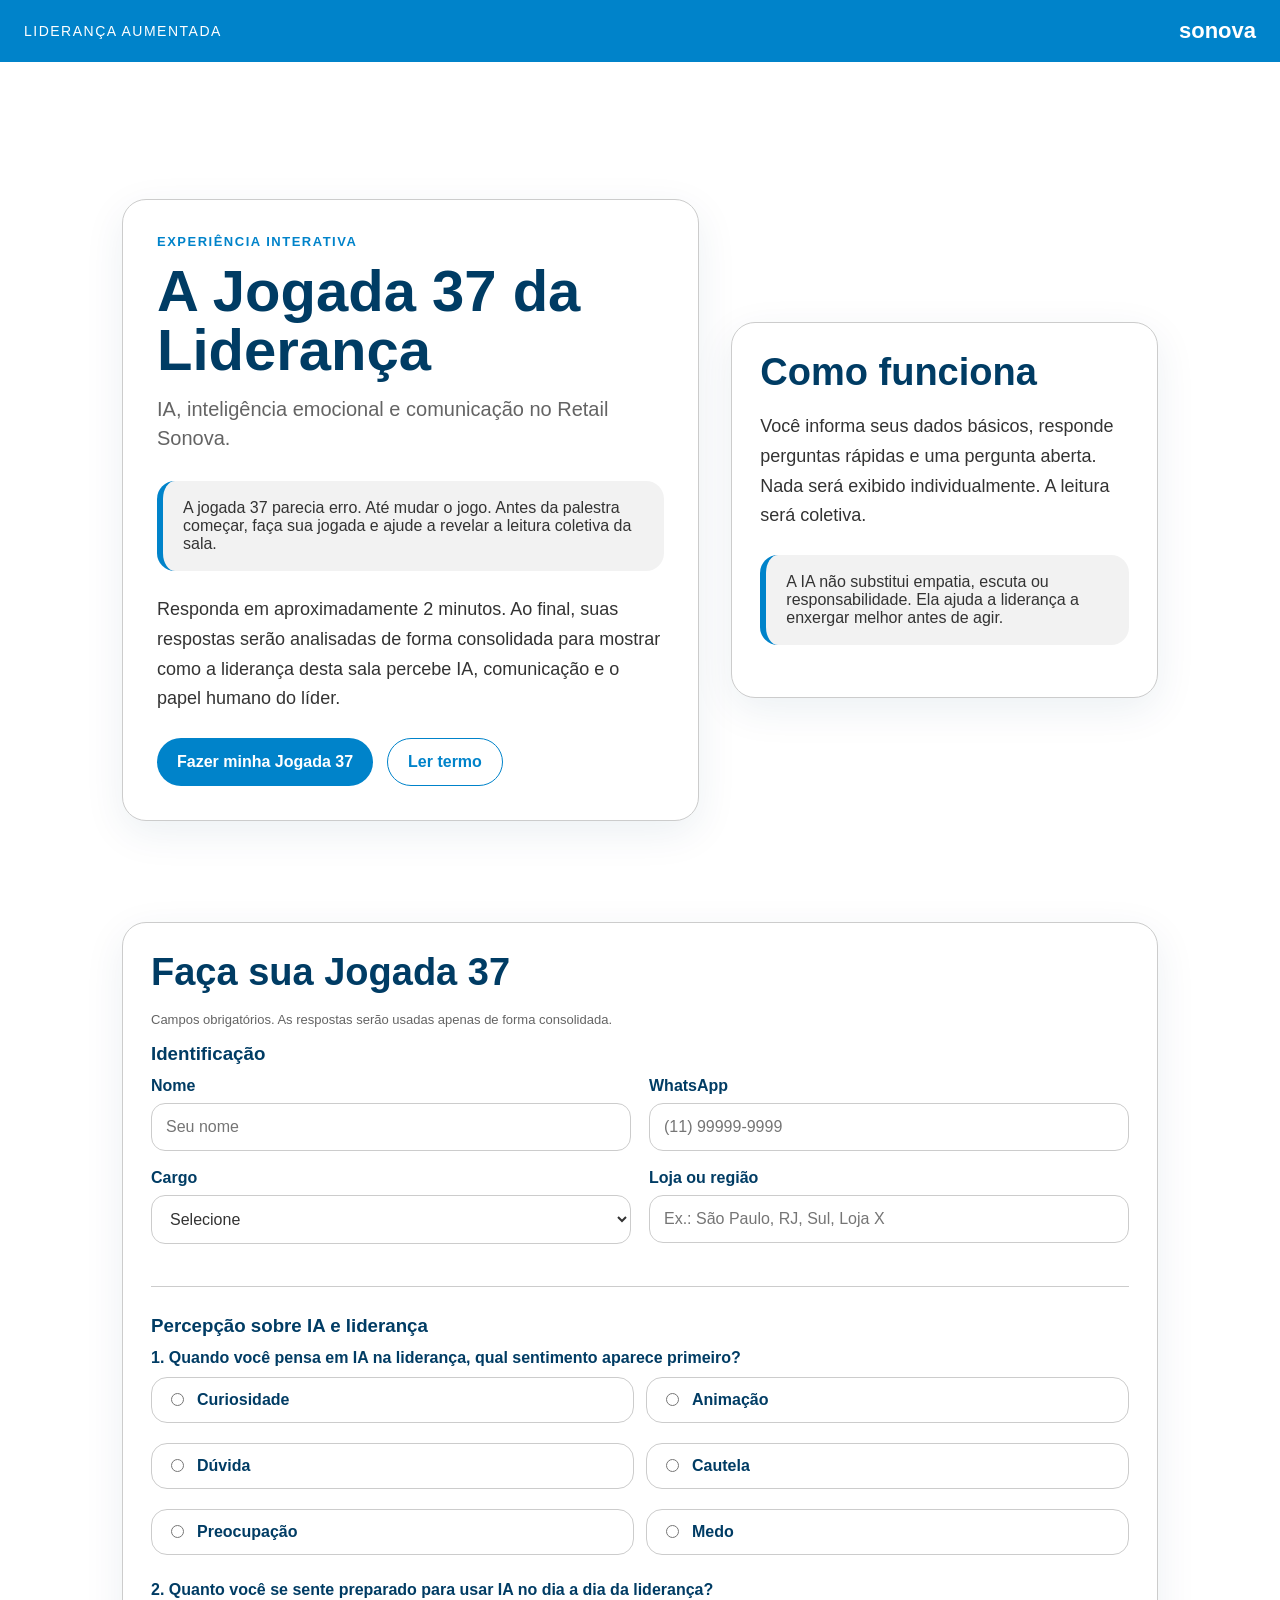
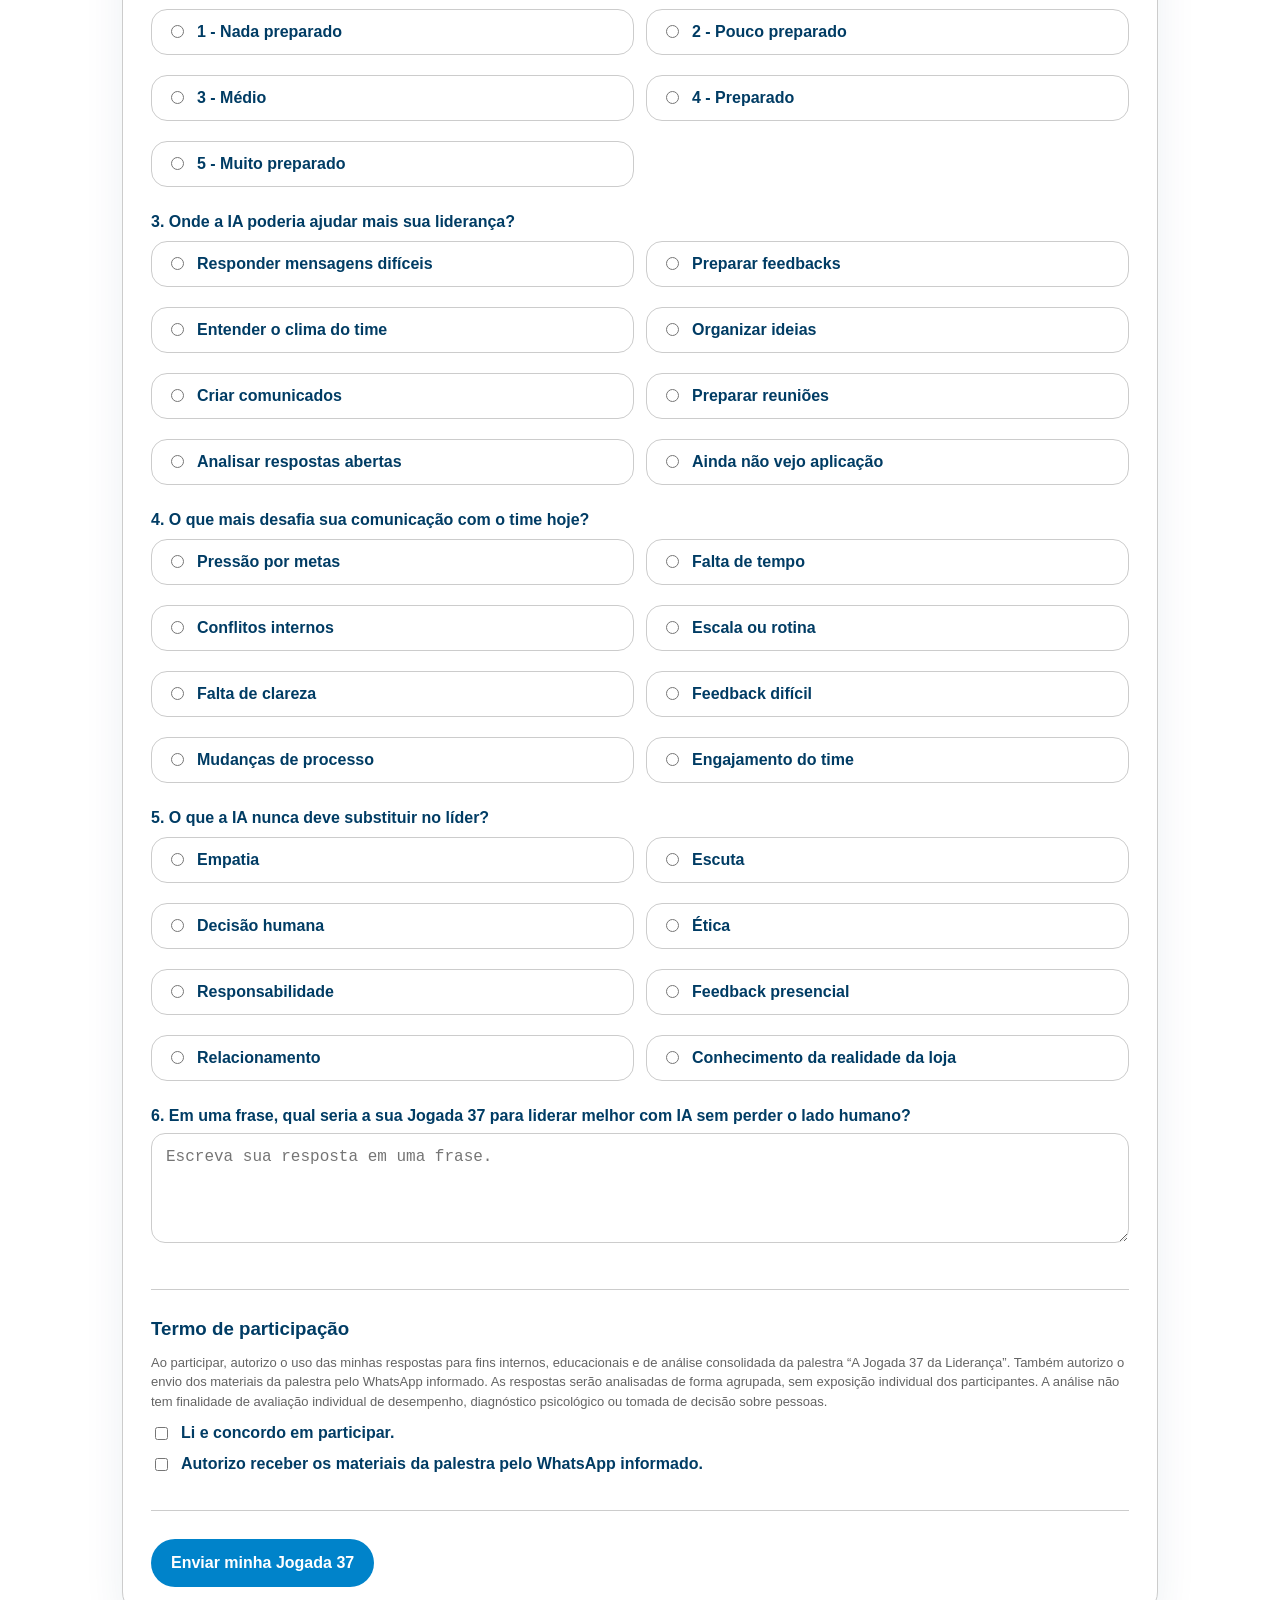
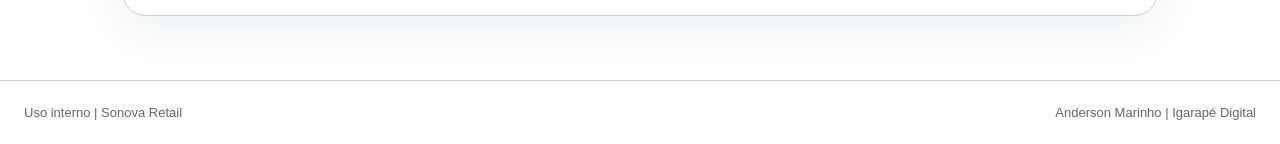
<file: index.html>
<!DOCTYPE html>
<html lang="pt-BR"><head><meta charset="UTF-8"/><meta name="viewport" content="width=device-width, initial-scale=1.0"/><title>A Jogada 37 da Liderança</title><link rel="stylesheet" href="style.css"/><script src="config.js"></script></head>
<body><header class="header"><div class="brand-left">Liderança Aumentada</div><div class="brand-right">sonova</div></header>
<main class="container">
<section class="hero"><div class="hero-card"><div class="eyebrow">Experiência interativa</div><h1>A Jogada 37 da Liderança</h1><p class="subtitle">IA, inteligência emocional e comunicação no Retail Sonova.</p><div class="callout">A jogada 37 parecia erro. Até mudar o jogo. Antes da palestra começar, faça sua jogada e ajude a revelar a leitura coletiva da sala.</div><p class="lead">Responda em aproximadamente 2 minutos. Ao final, suas respostas serão analisadas de forma consolidada para mostrar como a liderança desta sala percebe IA, comunicação e o papel humano do líder.</p><div class="button-row"><a class="btn" href="#formulario">Fazer minha Jogada 37</a><a class="btn secondary" href="termos.html">Ler termo</a></div></div>
<div class="form-card"><h2>Como funciona</h2><p class="lead">Você informa seus dados básicos, responde perguntas rápidas e uma pergunta aberta. Nada será exibido individualmente. A leitura será coletiva.</p><div class="callout">A IA não substitui empatia, escuta ou responsabilidade. Ela ajuda a liderança a enxergar melhor antes de agir.</div></div></section>
<section id="formulario" class="form-card"><h2>Faça sua Jogada 37</h2><p class="small">Campos obrigatórios. As respostas serão usadas apenas de forma consolidada.</p>
<form id="participationForm">
<div class="form-section"><h3>Identificação</h3><div class="grid-2"><div class="field"><label for="nome">Nome</label><input id="nome" name="nome" type="text" placeholder="Seu nome" required/></div><div class="field"><label for="whatsapp">WhatsApp</label><input id="whatsapp" name="whatsapp" type="tel" placeholder="(11) 99999-9999" required/></div></div><div class="grid-2"><div class="field"><label for="cargo">Cargo</label><select id="cargo" name="cargo" required><option value="">Selecione</option><option>Gerente</option><option>MD</option><option>RH</option><option>Convidado</option><option>Outro</option></select></div><div class="field"><label for="loja_regiao">Loja ou região</label><input id="loja_regiao" name="loja_regiao" type="text" placeholder="Ex.: São Paulo, RJ, Sul, Loja X" required/></div></div></div>
<div class="form-section"><h3>Percepção sobre IA e liderança</h3>
<div class="field"><label>1. Quando você pensa em IA na liderança, qual sentimento aparece primeiro?</label><div class="options"><label class="option"><input type="radio" name="sentimento_ia" value="Curiosidade" required/>Curiosidade</label><label class="option"><input type="radio" name="sentimento_ia" value="Animação"/>Animação</label><label class="option"><input type="radio" name="sentimento_ia" value="Dúvida"/>Dúvida</label><label class="option"><input type="radio" name="sentimento_ia" value="Cautela"/>Cautela</label><label class="option"><input type="radio" name="sentimento_ia" value="Preocupação"/>Preocupação</label><label class="option"><input type="radio" name="sentimento_ia" value="Medo"/>Medo</label></div></div>
<div class="field"><label>2. Quanto você se sente preparado para usar IA no dia a dia da liderança?</label><div class="options"><label class="option"><input type="radio" name="preparo_ia" value="1" required/>1 - Nada preparado</label><label class="option"><input type="radio" name="preparo_ia" value="2"/>2 - Pouco preparado</label><label class="option"><input type="radio" name="preparo_ia" value="3"/>3 - Médio</label><label class="option"><input type="radio" name="preparo_ia" value="4"/>4 - Preparado</label><label class="option"><input type="radio" name="preparo_ia" value="5"/>5 - Muito preparado</label></div></div>
<div class="field"><label>3. Onde a IA poderia ajudar mais sua liderança?</label><div class="options"><label class="option"><input type="radio" name="uso_ia" value="Responder mensagens difíceis" required/>Responder mensagens difíceis</label><label class="option"><input type="radio" name="uso_ia" value="Preparar feedbacks"/>Preparar feedbacks</label><label class="option"><input type="radio" name="uso_ia" value="Entender o clima do time"/>Entender o clima do time</label><label class="option"><input type="radio" name="uso_ia" value="Organizar ideias"/>Organizar ideias</label><label class="option"><input type="radio" name="uso_ia" value="Criar comunicados"/>Criar comunicados</label><label class="option"><input type="radio" name="uso_ia" value="Preparar reuniões"/>Preparar reuniões</label><label class="option"><input type="radio" name="uso_ia" value="Analisar respostas abertas"/>Analisar respostas abertas</label><label class="option"><input type="radio" name="uso_ia" value="Ainda não vejo aplicação"/>Ainda não vejo aplicação</label></div></div>
<div class="field"><label>4. O que mais desafia sua comunicação com o time hoje?</label><div class="options"><label class="option"><input type="radio" name="desafio_comunicacao" value="Pressão por metas" required/>Pressão por metas</label><label class="option"><input type="radio" name="desafio_comunicacao" value="Falta de tempo"/>Falta de tempo</label><label class="option"><input type="radio" name="desafio_comunicacao" value="Conflitos internos"/>Conflitos internos</label><label class="option"><input type="radio" name="desafio_comunicacao" value="Escala ou rotina"/>Escala ou rotina</label><label class="option"><input type="radio" name="desafio_comunicacao" value="Falta de clareza"/>Falta de clareza</label><label class="option"><input type="radio" name="desafio_comunicacao" value="Feedback difícil"/>Feedback difícil</label><label class="option"><input type="radio" name="desafio_comunicacao" value="Mudanças de processo"/>Mudanças de processo</label><label class="option"><input type="radio" name="desafio_comunicacao" value="Engajamento do time"/>Engajamento do time</label></div></div>
<div class="field"><label>5. O que a IA nunca deve substituir no líder?</label><div class="options"><label class="option"><input type="radio" name="limite_ia" value="Empatia" required/>Empatia</label><label class="option"><input type="radio" name="limite_ia" value="Escuta"/>Escuta</label><label class="option"><input type="radio" name="limite_ia" value="Decisão humana"/>Decisão humana</label><label class="option"><input type="radio" name="limite_ia" value="Ética"/>Ética</label><label class="option"><input type="radio" name="limite_ia" value="Responsabilidade"/>Responsabilidade</label><label class="option"><input type="radio" name="limite_ia" value="Feedback presencial"/>Feedback presencial</label><label class="option"><input type="radio" name="limite_ia" value="Relacionamento"/>Relacionamento</label><label class="option"><input type="radio" name="limite_ia" value="Conhecimento da realidade da loja"/>Conhecimento da realidade da loja</label></div></div>
<div class="field"><label for="jogada37">6. Em uma frase, qual seria a sua Jogada 37 para liderar melhor com IA sem perder o lado humano?</label><textarea id="jogada37" name="jogada37" placeholder="Escreva sua resposta em uma frase." required></textarea></div></div>
<div class="form-section"><h3>Termo de participação</h3><p class="small">Ao participar, autorizo o uso das minhas respostas para fins internos, educacionais e de análise consolidada da palestra “A Jogada 37 da Liderança”. Também autorizo o envio dos materiais da palestra pelo WhatsApp informado. As respostas serão analisadas de forma agrupada, sem exposição individual dos participantes. A análise não tem finalidade de avaliação individual de desempenho, diagnóstico psicológico ou tomada de decisão sobre pessoas.</p><label class="checkbox-line"><input type="checkbox" name="aceite_participacao" required/>Li e concordo em participar.</label><label class="checkbox-line"><input type="checkbox" name="aceite_whatsapp"/>Autorizo receber os materiais da palestra pelo WhatsApp informado.</label></div>
<div id="formError" class="error"></div><button id="submitBtn" class="btn" type="submit">Enviar minha Jogada 37</button></form></section></main>
<footer class="footer"><span>Uso interno | Sonova Retail</span><span>Anderson Marinho | Igarapé Digital</span></footer><script src="script.js"></script></body></html>
</file>
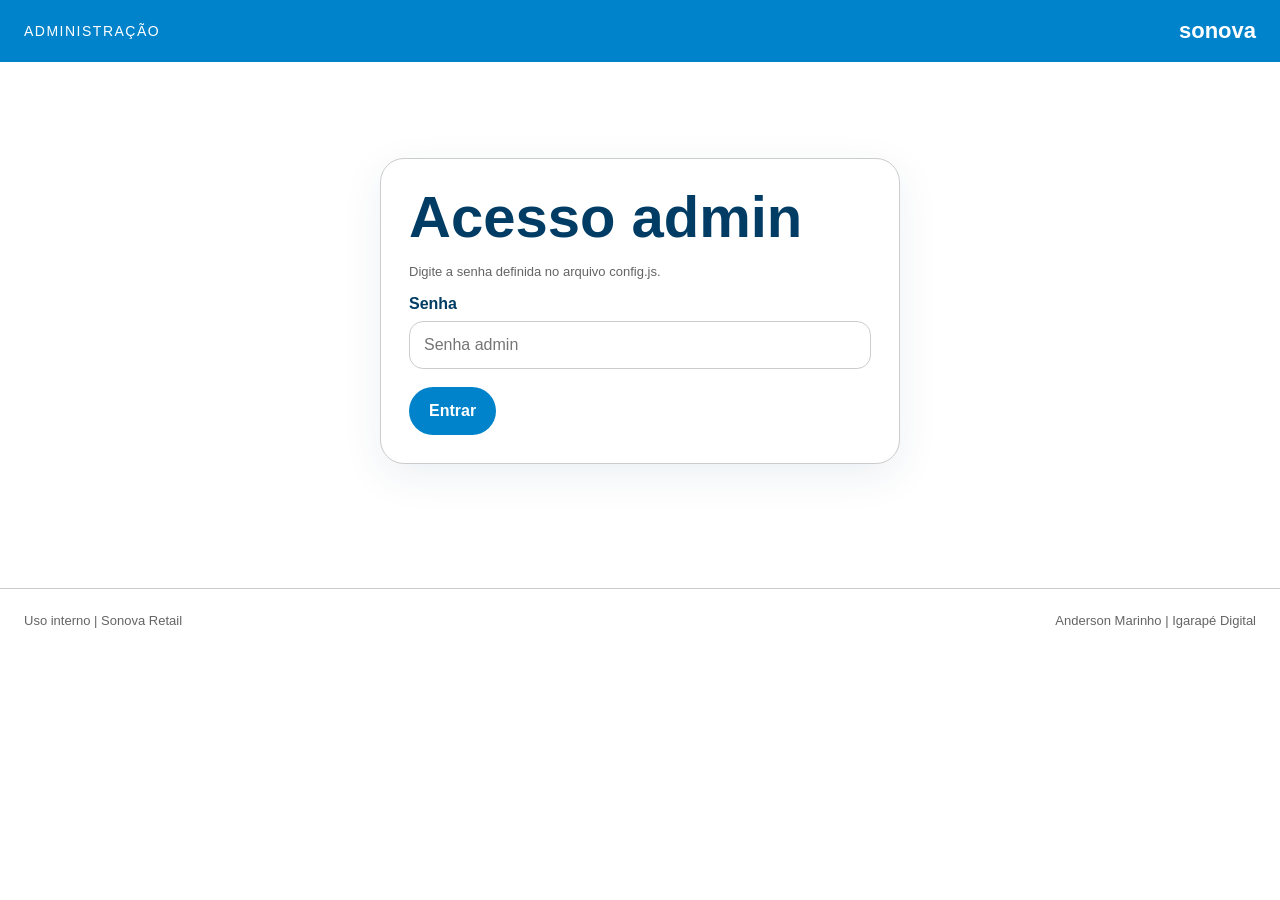
<file: admin.html>
<!DOCTYPE html><html lang="pt-BR"><head><meta charset="UTF-8"/><meta name="viewport" content="width=device-width, initial-scale=1.0"/><title>Admin | A Jogada 37</title><link rel="stylesheet" href="style.css"/><script src="config.js"></script></head><body><header class="header"><div class="brand-left">Administração</div><div class="brand-right">sonova</div></header><main class="container"><section id="adminLogin" class="form-card password-box"><h1>Acesso admin</h1><p class="small">Digite a senha definida no arquivo config.js.</p><div class="field"><label for="adminPassword">Senha</label><input id="adminPassword" type="password" placeholder="Senha admin"/></div><div id="adminError" class="error"></div><button id="adminLoginBtn" class="btn" type="button">Entrar</button></section><section id="adminPanel" style="display:none;"><h1>Respostas da palestra</h1><p class="subtitle">Total de respostas: <strong id="adminTotal">0</strong></p><div class="admin-toolbar"><button id="refreshAdminBtn" class="btn" type="button">Atualizar</button><button id="exportCsvBtn" class="btn dark" type="button">Exportar CSV</button><button id="clearLocalBtn" class="btn danger" type="button">Limpar localStorage</button><a class="btn secondary" href="resultado.html" target="_blank">Ver resultado</a><a class="btn secondary" href="ao-vivo.html" target="_blank">Abrir ao vivo</a></div><div class="table-wrap"><table><thead><tr><th>Data</th><th>Nome</th><th>WhatsApp</th><th>Cargo</th><th>Loja/Região</th><th>Sentimento IA</th><th>Preparo</th><th>Uso IA</th><th>Desafio</th><th>Limite IA</th><th>Jogada 37</th></tr></thead><tbody id="adminTableBody"><tr><td colspan="11">Carregando...</td></tr></tbody></table></div></section></main><footer class="footer"><span>Uso interno | Sonova Retail</span><span>Anderson Marinho | Igarapé Digital</span></footer><script src="script.js"></script></body></html>
</file>
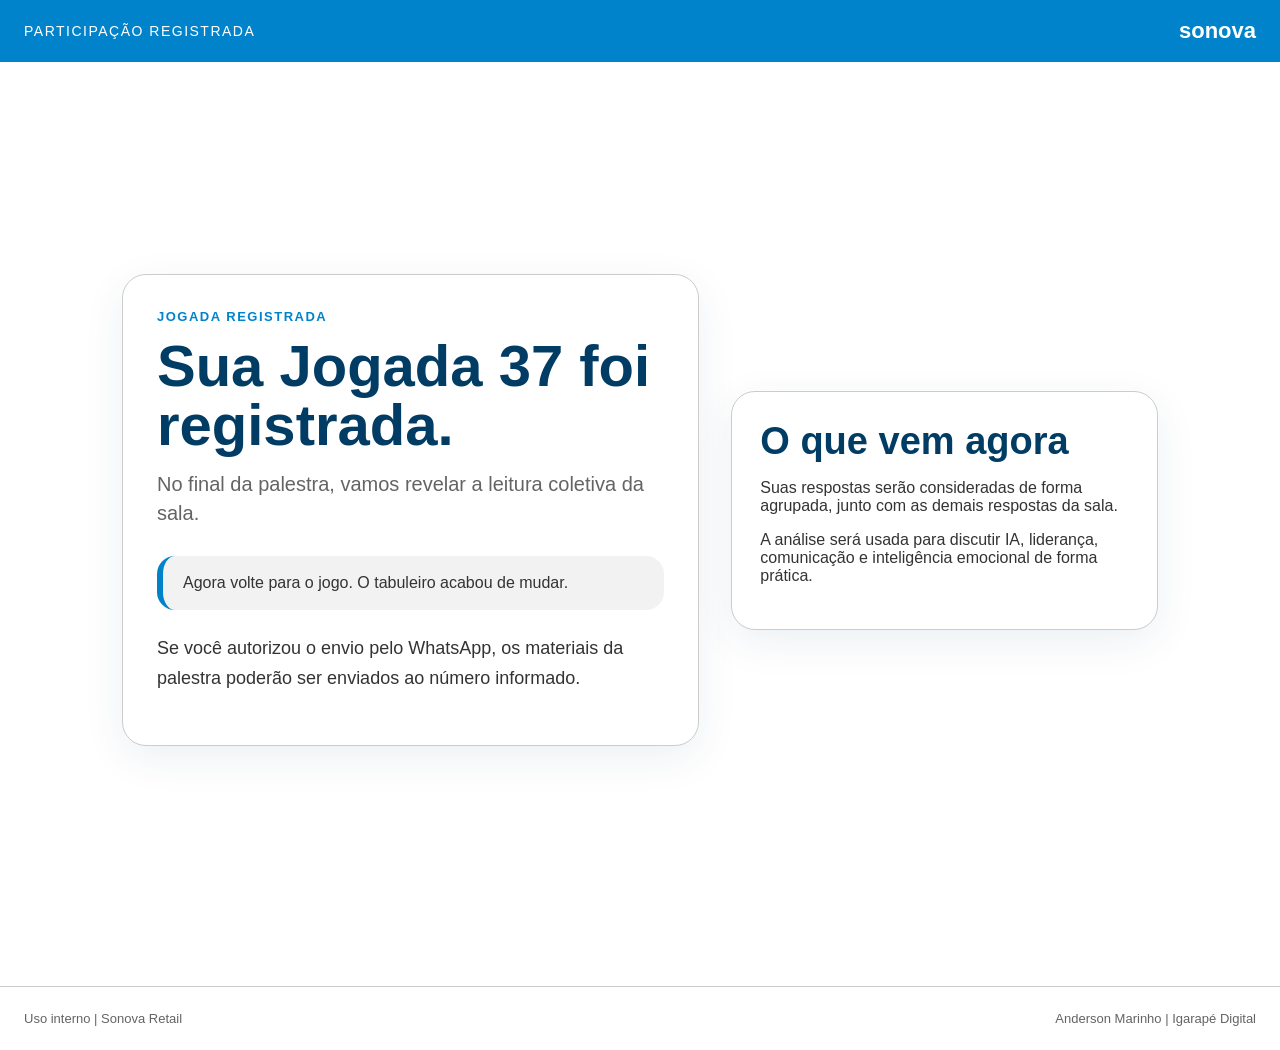
<file: obrigado.html>
<!DOCTYPE html><html lang="pt-BR"><head><meta charset="UTF-8"/><meta name="viewport" content="width=device-width, initial-scale=1.0"/><title>Obrigado | A Jogada 37</title><link rel="stylesheet" href="style.css"/></head><body><header class="header"><div class="brand-left">Participação registrada</div><div class="brand-right">sonova</div></header><main class="container"><section class="hero"><div class="hero-card"><div class="eyebrow">Jogada registrada</div><h1>Sua Jogada 37 foi registrada.</h1><p class="subtitle">No final da palestra, vamos revelar a leitura coletiva da sala.</p><div class="callout">Agora volte para o jogo. O tabuleiro acabou de mudar.</div><p class="lead">Se você autorizou o envio pelo WhatsApp, os materiais da palestra poderão ser enviados ao número informado.</p></div><div class="form-card"><h2>O que vem agora</h2><p>Suas respostas serão consideradas de forma agrupada, junto com as demais respostas da sala.</p><p>A análise será usada para discutir IA, liderança, comunicação e inteligência emocional de forma prática.</p></div></section></main><footer class="footer"><span>Uso interno | Sonova Retail</span><span>Anderson Marinho | Igarapé Digital</span></footer></body></html>
</file>
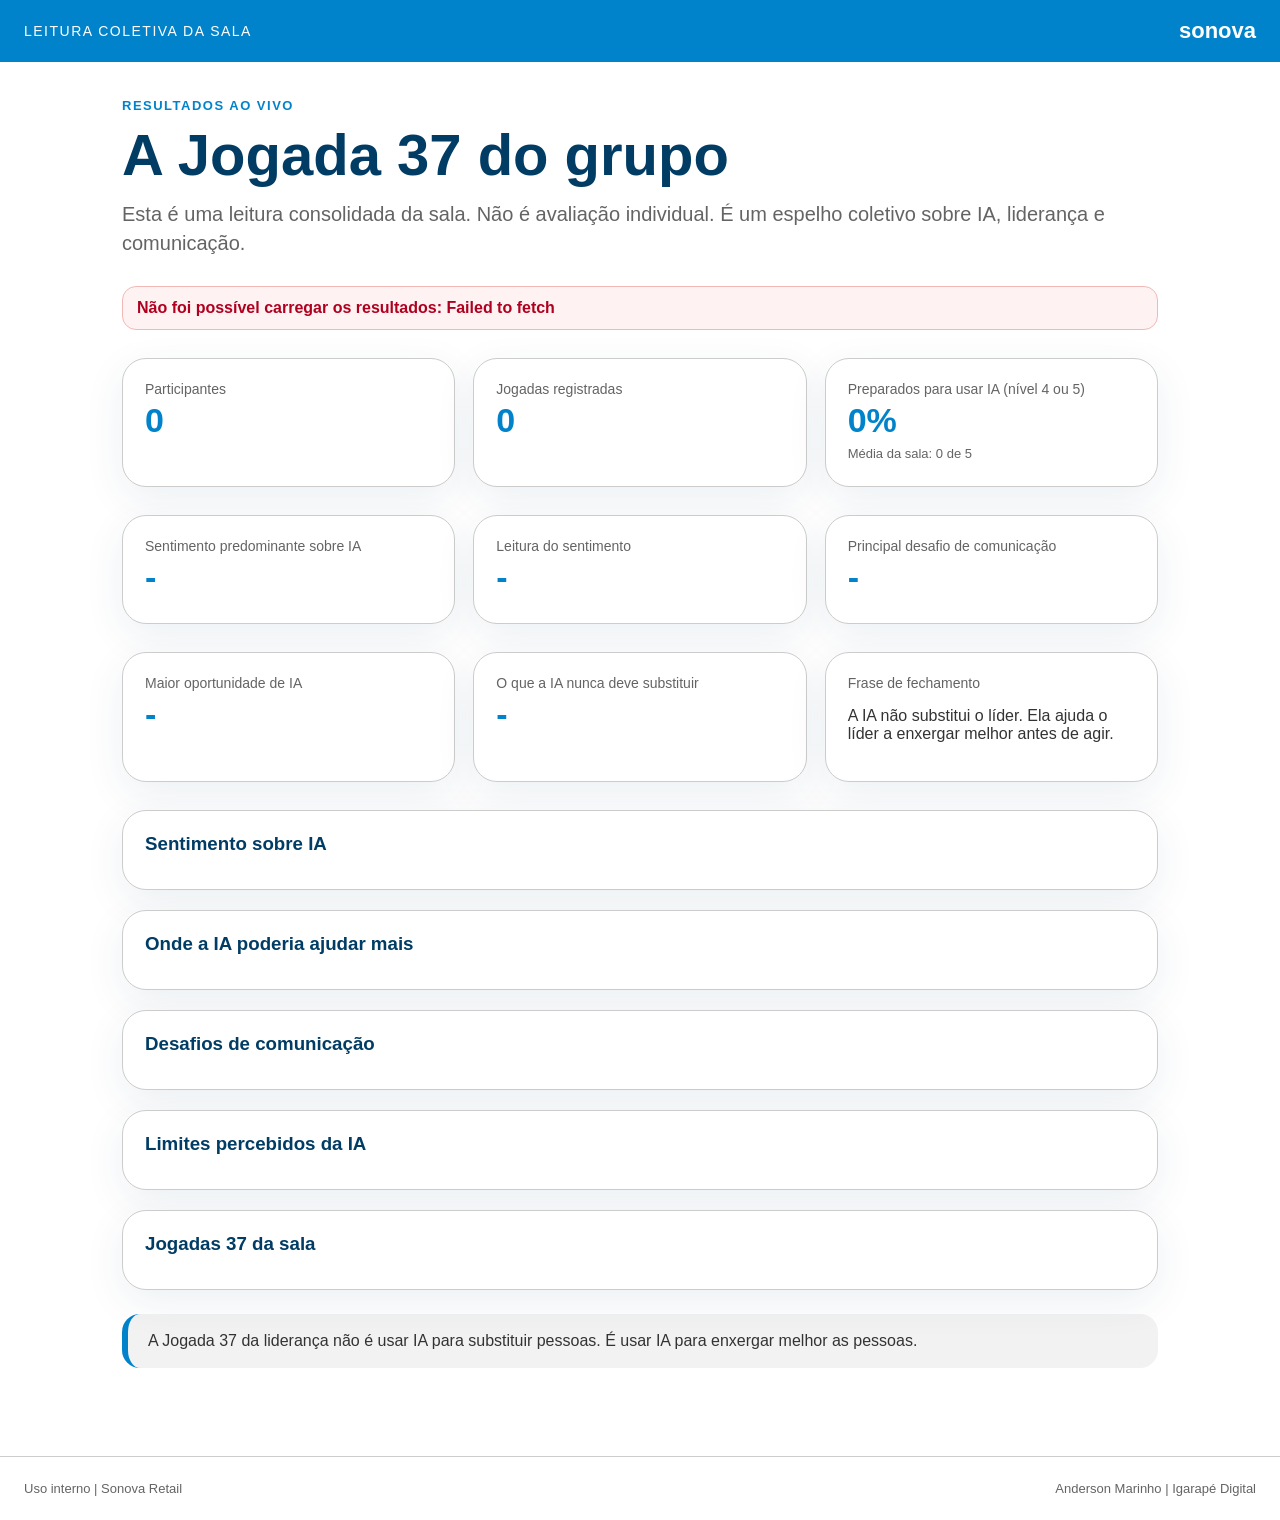
<file: resultado.html>
<!DOCTYPE html>
<html lang="pt-BR">
<head>
  <meta charset="UTF-8" />
  <meta name="viewport" content="width=device-width, initial-scale=1.0" />
  <title>Resultado | A Jogada 37</title>
  <link rel="stylesheet" href="style.css" />
  <script src="config.js"></script>
</head>
<body id="resultPage">

  <header class="header">
    <div class="brand-left">Leitura coletiva da sala</div>
    <div class="brand-right">sonova</div>
  </header>

  <main class="container">

    <div class="eyebrow">Resultados ao vivo</div>
    <h1>A Jogada 37 do grupo</h1>
    <p class="subtitle">
      Esta é uma leitura consolidada da sala. Não é avaliação individual.
      É um espelho coletivo sobre IA, liderança e comunicação.
    </p>

    <div id="resultError" class="error"></div>

    <!-- BLOCO 1: VOLUME E PREPARO -->
    <section class="cards">
      <div class="card">
        <div class="card-label">Participantes</div>
        <div id="totalParticipantes" class="card-value">0</div>
      </div>

      <div class="card">
        <div class="card-label">Jogadas registradas</div>
        <div id="totalRespostas" class="card-value">0</div>
      </div>

      <div class="card">
        <div class="card-label">Preparados para usar IA (nível 4 ou 5)</div>
        <div id="percentualPreparados" class="card-value">0%</div>
        <div class="small">Média da sala: <span id="mediaPreparo">0</span> de 5</div>
      </div>
    </section>

    <!-- BLOCO 2: SENTIMENTO E DESAFIO -->
    <section class="cards">
      <div class="card">
        <div class="card-label">Sentimento predominante sobre IA</div>
        <div id="sentimentoPredominante" class="card-value">-</div>
      </div>

      <div class="card">
        <div class="card-label">Leitura do sentimento</div>
        <div id="leituraSentimento" class="card-value">-</div>
      </div>

      <div class="card">
        <div class="card-label">Principal desafio de comunicação</div>
        <div id="principalDesafio" class="card-value">-</div>
      </div>
    </section>

    <!-- BLOCO 3: OPORTUNIDADE E LIMITE (clímax) -->
    <section class="cards">
      <div class="card">
        <div class="card-label">Maior oportunidade de IA</div>
        <div id="principalUsoIA" class="card-value">-</div>
      </div>

      <div class="card">
        <div class="card-label">O que a IA nunca deve substituir</div>
        <div id="principalLimite" class="card-value">-</div>
      </div>

      <div class="card">
        <div class="card-label">Frase de fechamento</div>
        <p>A IA não substitui o líder. Ela ajuda o líder a enxergar melhor antes de agir.</p>
      </div>
    </section>

    <!-- GRÁFICOS DETALHADOS -->
    <section class="chart-row">
      <div class="card">
        <h3>Sentimento sobre IA</h3>
        <div id="barsSentimento"></div>
      </div>

      <div class="card">
        <h3>Onde a IA poderia ajudar mais</h3>
        <div id="barsUsoIA"></div>
      </div>

      <div class="card">
        <h3>Desafios de comunicação</h3>
        <div id="barsDesafio"></div>
      </div>

      <div class="card">
        <h3>Limites percebidos da IA</h3>
        <div id="barsLimite"></div>
      </div>

      <div class="card">
        <h3>Jogadas 37 da sala</h3>
        <div id="openAnswers"></div>
      </div>
    </section>

    <div class="callout">
      A Jogada 37 da liderança não é usar IA para substituir pessoas.
      É usar IA para enxergar melhor as pessoas.
    </div>

  </main>

  <footer class="footer">
    <span>Uso interno | Sonova Retail</span>
    <span>Anderson Marinho | Igarapé Digital</span>
  </footer>

  <script src="script.js"></script>
</body>
</html>
</file>
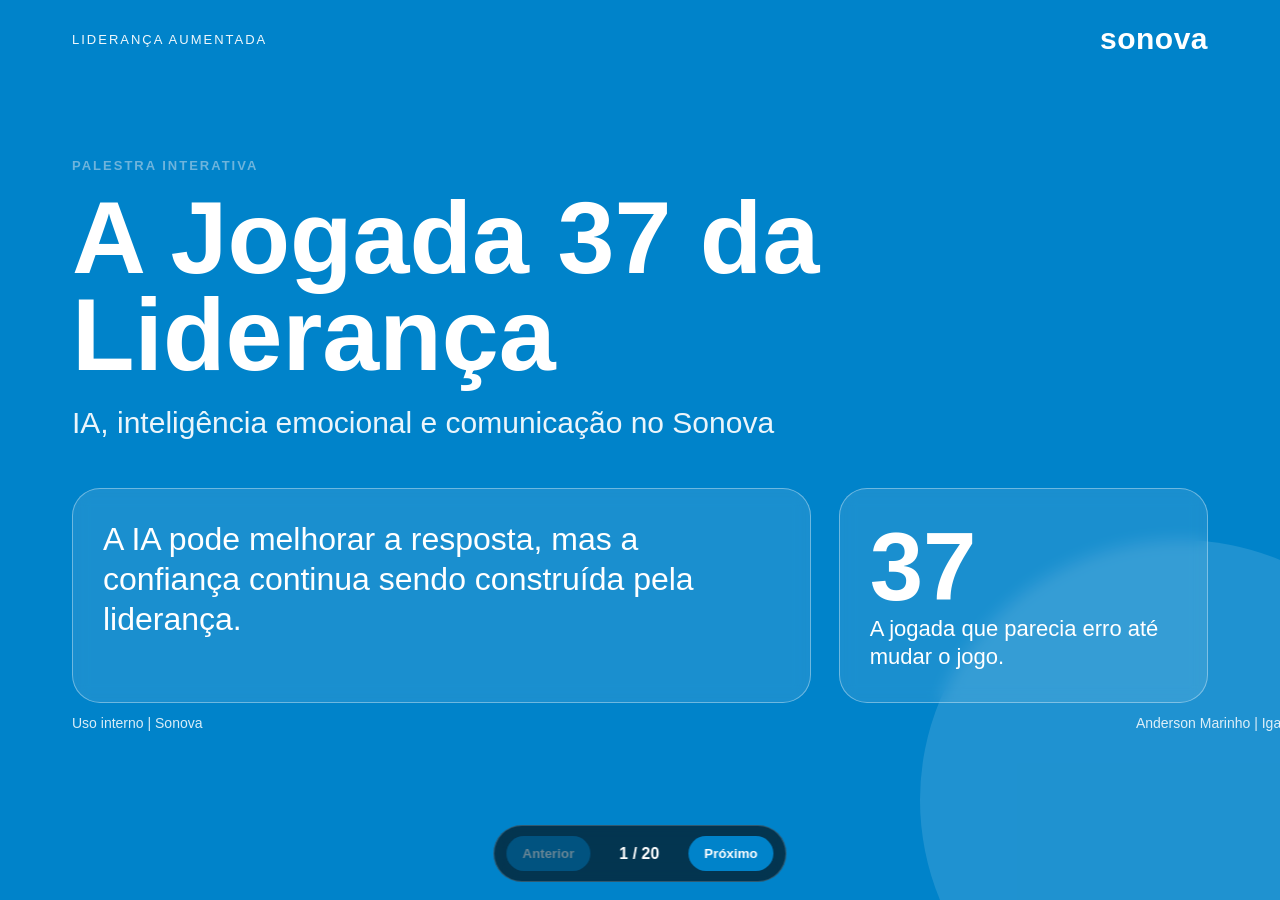
<file: slides.html>
<!DOCTYPE html>
<html lang="pt-BR">
<head>
  <meta charset="UTF-8" />
  <meta name="viewport" content="width=device-width, initial-scale=1.0" />

  <title>Slides | A Jogada 37 da Liderança</title>

  <link rel="stylesheet" href="slides.css" />

  <!-- ============================================================
       CSS embutido do SLIDE 19 (simulação Outlook).
       Este bloco garante que o slide funcione mesmo se o slides.css
       externo estiver desatualizado ou em cache.
       Anderson Marinho | Igarapé Digital
       ============================================================ -->
  <style>
    /* OUTLOOK 365 SIMULATION v2 - estilo Microsoft + Sonova */

    .outlook-slide {
      padding: 28px 48px 64px !important;
      overflow: hidden !important;
    }

    .outlook-slide::after {
      width: 320px !important;
      height: 320px !important;
      right: -130px !important;
      bottom: -130px !important;
    }

    .outlook-content {
      height: calc(100vh - 110px) !important;
      min-height: 0 !important;
      display: flex !important;
      flex-direction: column !important;
      gap: 10px !important;
      overflow: hidden !important;
      justify-content: flex-start !important;
    }

    .outlook-content .eyebrow {
      margin-bottom: 2px !important;
    }

    .outlook-content h2 {
      font-size: clamp(26px, 3vw, 42px) !important;
      line-height: 1.02 !important;
      margin: 0 0 4px !important;
      max-width: 1100px !important;
    }

    /* OUTLOOK APP CONTAINER */
    .outlook-app {
      flex: 1 !important;
      min-height: 0 !important;
      display: grid !important;
      grid-template-rows: 36px 56px 1fr !important;
      border: 1px solid #d1d1d1 !important;
      border-radius: 10px !important;
      overflow: hidden !important;
      background: #faf9f8 !important;
      box-shadow: 0 18px 40px rgba(0, 60, 100, 0.14) !important;
      font-family: 'Segoe UI', Arial, sans-serif !important;
      font-size: 12px !important;
      color: #1f1f1f !important;
    }

    /* TOPBAR */
    .ol-topbar {
      background: #2b2b2b !important;
      color: #ffffff !important;
      display: grid !important;
      grid-template-columns: auto 1fr auto !important;
      align-items: center !important;
      gap: 14px !important;
      padding: 0 14px !important;
    }

    .ol-topbar-left {
      display: flex !important;
      align-items: center !important;
      gap: 14px !important;
    }

    .ol-waffle {
      display: grid !important;
      grid-template-columns: repeat(3, 4px) !important;
      grid-template-rows: repeat(3, 4px) !important;
      gap: 2px !important;
    }

    .ol-waffle span {
      background: #ffffff !important;
      border-radius: 1px !important;
      width: 4px !important;
      height: 4px !important;
      display: block !important;
    }

    .ol-brand {
      font-weight: 800 !important;
      font-size: 16px !important;
      letter-spacing: 0.4px !important;
      color: #ffffff !important;
    }

    .ol-app {
      font-size: 14px !important;
      opacity: 0.92 !important;
      border-left: 1px solid rgba(255, 255, 255, 0.25) !important;
      padding-left: 14px !important;
      color: #ffffff !important;
    }

    .ol-search {
      background: #3a3a3a !important;
      border-radius: 4px !important;
      padding: 6px 12px !important;
      display: flex !important;
      align-items: center !important;
      gap: 8px !important;
      color: rgba(255, 255, 255, 0.78) !important;
      font-size: 12px !important;
      max-width: 460px !important;
      margin: 0 auto !important;
      width: 100% !important;
    }

    .ol-search svg {
      flex-shrink: 0 !important;
    }

    .ol-topbar-right {
      display: flex !important;
      align-items: center !important;
      gap: 10px !important;
    }

    .ol-avatar-top {
      width: 28px !important;
      height: 28px !important;
      border-radius: 50% !important;
      background: #0078d4 !important;
      color: #ffffff !important;
      font-size: 11px !important;
      font-weight: 700 !important;
      display: flex !important;
      align-items: center !important;
      justify-content: center !important;
      letter-spacing: 0 !important;
    }

    /* RIBBON */
    .ol-ribbon {
      background: #ffffff !important;
      border-bottom: 1px solid #e1e1e1 !important;
      display: flex !important;
      flex-direction: column !important;
      padding: 4px 18px 0 !important;
    }

    .ol-tabs {
      display: flex !important;
      gap: 22px !important;
      font-size: 12px !important;
      color: #555555 !important;
    }

    .ol-tabs span {
      padding: 4px 2px !important;
      cursor: default !important;
    }

    .ol-tabs span.active {
      color: #0078d4 !important;
      font-weight: 700 !important;
      border-bottom: 2px solid #0078d4 !important;
    }

    .ol-ribbon-actions {
      display: flex !important;
      gap: 16px !important;
      padding: 4px 0 6px !important;
    }

    .ol-rib-btn {
      display: flex !important;
      align-items: center !important;
      gap: 6px !important;
      font-size: 11px !important;
      color: #333333 !important;
      white-space: nowrap !important;
    }

    .ol-rib-icon {
      width: 14px !important;
      height: 14px !important;
      border-radius: 3px !important;
      display: inline-block !important;
      flex-shrink: 0 !important;
    }

    /* BODY: 4 cols */
    .ol-body {
      display: grid !important;
      grid-template-columns: 44px 200px 290px 1fr !important;
      min-height: 0 !important;
      overflow: hidden !important;
    }

    /* APP RAIL */
    .ol-rail {
      background: #ffffff !important;
      border-right: 1px solid #e1e1e1 !important;
      display: flex !important;
      flex-direction: column !important;
      align-items: center !important;
      padding: 10px 0 !important;
      gap: 10px !important;
    }

    .ol-rail-icon {
      width: 28px !important;
      height: 28px !important;
      border-radius: 4px !important;
      background: #f0f0f0 !important;
      border: 1px solid #d8d8d8 !important;
    }

    .ol-rail-icon.active {
      background: #0078d4 !important;
      border-color: #0078d4 !important;
    }

    /* FOLDERS */
    .ol-folders {
      background: #fafafa !important;
      border-right: 1px solid #e1e1e1 !important;
      padding: 12px 8px !important;
      overflow: hidden !important;
    }

    .ol-fav-title {
      font-size: 11px !important;
      font-weight: 700 !important;
      color: #555555 !important;
      text-transform: none !important;
      padding: 8px 8px 4px !important;
      letter-spacing: 0 !important;
      margin-bottom: 0 !important;
    }

    .ol-folder {
      display: flex !important;
      align-items: center !important;
      justify-content: space-between !important;
      padding: 5px 10px !important;
      border-radius: 4px !important;
      font-size: 12px !important;
      color: #333333 !important;
      margin-bottom: 1px !important;
    }

    .ol-folder.active {
      background: #e1efff !important;
      color: #0078d4 !important;
      font-weight: 700 !important;
    }

    .ol-folder-count {
      font-size: 11px !important;
      color: #707070 !important;
      font-weight: 600 !important;
    }

    .ol-folder.active .ol-folder-count {
      color: #0078d4 !important;
    }

    /* MESSAGE LIST */
    .ol-messages {
      background: #ffffff !important;
      border-right: 1px solid #e1e1e1 !important;
      overflow: hidden !important;
      display: flex !important;
      flex-direction: column !important;
    }

    .ol-msg-tabs {
      display: flex !important;
      gap: 22px !important;
      padding: 12px 16px 8px !important;
      border-bottom: 1px solid #e1e1e1 !important;
      font-size: 12px !important;
      color: #555555 !important;
    }

    .ol-msg-tabs span {
      padding-bottom: 6px !important;
    }

    .ol-msg-tabs span.active {
      color: #0078d4 !important;
      font-weight: 700 !important;
      border-bottom: 2px solid #0078d4 !important;
    }

    .ol-msg-group {
      font-size: 11px !important;
      font-weight: 700 !important;
      color: #707070 !important;
      padding: 8px 14px 4px !important;
      background: #f8f8f8 !important;
    }

    .ol-msg-item {
      display: grid !important;
      grid-template-columns: 32px 1fr !important;
      gap: 10px !important;
      padding: 8px 14px !important;
      border-bottom: 1px solid #f0f0f0 !important;
    }

    .ol-msg-item.active {
      background: #f0f7ff !important;
      border-left: 3px solid #0078d4 !important;
      padding-left: 11px !important;
    }

    .ol-mavatar {
      width: 32px !important;
      height: 32px !important;
      border-radius: 50% !important;
      background: #707070 !important;
      color: #ffffff !important;
      display: flex !important;
      align-items: center !important;
      justify-content: center !important;
      font-size: 11px !important;
      font-weight: 700 !important;
      flex-shrink: 0 !important;
    }

    .ol-mavatar.big {
      width: 42px !important;
      height: 42px !important;
      font-size: 13px !important;
    }

    .ol-msg-info {
      min-width: 0 !important;
      overflow: hidden !important;
    }

    .ol-msg-row1 {
      display: flex !important;
      justify-content: space-between !important;
      align-items: center !important;
      margin-bottom: 2px !important;
      gap: 8px !important;
    }

    .ol-msg-from {
      font-size: 12px !important;
      font-weight: 700 !important;
      color: #1f1f1f !important;
      overflow: hidden !important;
      text-overflow: ellipsis !important;
      white-space: nowrap !important;
    }

    .ol-msg-time {
      font-size: 10px !important;
      color: #707070 !important;
      white-space: nowrap !important;
      flex-shrink: 0 !important;
    }

    .ol-msg-subject {
      font-size: 12px !important;
      color: #333333 !important;
      font-weight: 600 !important;
      margin-bottom: 2px !important;
      overflow: hidden !important;
      text-overflow: ellipsis !important;
      white-space: nowrap !important;
    }

    .ol-msg-item.active .ol-msg-subject {
      color: #0078d4 !important;
    }

    .ol-msg-preview {
      font-size: 11px !important;
      color: #707070 !important;
      overflow: hidden !important;
      text-overflow: ellipsis !important;
      white-space: nowrap !important;
    }

    /* READER */
    .ol-reader {
      background: #ffffff !important;
      padding: 16px 20px !important;
      overflow: hidden !important;
      min-width: 0 !important;
      display: flex !important;
      flex-direction: column !important;
      gap: 10px !important;
    }

    .ol-reader-subject {
      font-size: 18px !important;
      font-weight: 800 !important;
      color: #1f1f1f !important;
      line-height: 1.15 !important;
      letter-spacing: 0.2px !important;
      margin: 0 !important;
    }

    .ol-reader-from-row {
      display: grid !important;
      grid-template-columns: 42px 1fr auto !important;
      gap: 12px !important;
      align-items: center !important;
      padding-bottom: 10px !important;
      border-bottom: 1px solid #f0f0f0 !important;
    }

    .ol-reader-from-name {
      font-size: 13px !important;
      font-weight: 700 !important;
      color: #1f1f1f !important;
      margin-bottom: 2px !important;
    }

    .ol-reader-meta {
      font-size: 11px !important;
      color: #707070 !important;
      line-height: 1.3 !important;
    }

    .ol-reader-time {
      font-size: 11px !important;
      color: #707070 !important;
      text-align: right !important;
      white-space: nowrap !important;
    }

    .ol-retention {
      background: #fffbe6 !important;
      border: 1px solid #ffe58f !important;
      border-radius: 4px !important;
      padding: 6px 10px !important;
      font-size: 10px !important;
      color: #6b5a00 !important;
      display: flex !important;
      align-items: center !important;
      gap: 6px !important;
    }

    .ol-retention::before {
      content: "" !important;
      width: 6px !important;
      height: 6px !important;
      border-radius: 50% !important;
      background: #d48806 !important;
      flex-shrink: 0 !important;
    }

    .ol-reader-body {
      font-size: 12.5px !important;
      line-height: 1.5 !important;
      color: #1f1f1f !important;
      flex: 1 !important;
      min-height: 0 !important;
      overflow: hidden !important;
    }

    .ol-reader-body p {
      margin: 0 0 8px !important;
    }

    /* ACTION ROW + PROMPT */
    .outlook-action-row {
      display: grid !important;
      grid-template-columns: 1fr auto !important;
      gap: 14px !important;
      align-items: center !important;
      margin-top: 0 !important;
    }

    .outlook-explain {
      background: #F2F2F2 !important;
      border-left: 6px solid #0083CA !important;
      border-radius: 14px !important;
      padding: 10px 14px !important;
      font-size: 14px !important;
      line-height: 1.3 !important;
      color: #003C64 !important;
    }

    .outlook-action-row .slide-link {
      margin-top: 0 !important;
      white-space: nowrap !important;
    }

    .outlook-prompt {
      margin-top: 0 !important;
      font-size: 12px !important;
      line-height: 1.25 !important;
      max-height: 110px !important;
      min-height: 0 !important;
      padding: 12px 16px !important;
      border-radius: 14px !important;
      overflow: auto !important;
      background: #050505 !important;
      color: #ffffff !important;
      white-space: pre-wrap !important;
      font-family: Consolas, Monaco, "Courier New", monospace !important;
    }

    @media (max-width: 1280px) {
      .ol-body {
        grid-template-columns: 40px 180px 260px 1fr !important;
      }
      .outlook-app {
        font-size: 11px !important;
      }
    }

    @media (max-width: 980px) {
      .outlook-slide {
        overflow: auto !important;
      }
      .outlook-content {
        height: auto !important;
        overflow: visible !important;
      }
      .outlook-app {
        height: 600px !important;
      }
      .ol-body {
        grid-template-columns: 36px 150px 220px 1fr !important;
      }
      .outlook-action-row {
        grid-template-columns: 1fr !important;
      }
      .outlook-prompt {
        max-height: none !important;
      }
    }
  

    /* SLIDE 20 - FINAL CALL */
    .final-call-slide {
      position: relative !important;
      overflow: hidden !important;
    }

    .final-call-slide::before {
      content: "37" !important;
      position: absolute !important;
      right: -18px !important;
      bottom: -72px !important;
      font-size: 280px !important;
      font-weight: 900 !important;
      line-height: 1 !important;
      color: rgba(110, 180, 220, 0.10) !important;
      pointer-events: none !important;
    }

    .final-call-content h2 {
      max-width: 1080px !important;
      margin-left: auto !important;
      margin-right: auto !important;
    }

    .final-call-grid {
      display: grid !important;
      grid-template-columns: repeat(3, minmax(0, 1fr)) !important;
      gap: 18px !important;
      width: min(980px, 100%) !important;
      margin: 24px auto 18px !important;
    }

    .final-call-card {
      background: rgba(255, 255, 255, 0.08) !important;
      border: 1px solid rgba(255, 255, 255, 0.18) !important;
      border-radius: 22px !important;
      padding: 20px !important;
      text-align: left !important;
      box-shadow: 0 18px 40px rgba(0, 0, 0, 0.18) !important;
    }

    .final-call-card span {
      display: inline-flex !important;
      align-items: center !important;
      justify-content: center !important;
      width: 38px !important;
      height: 38px !important;
      border-radius: 999px !important;
      background: #0083CA !important;
      color: #ffffff !important;
      font-size: 14px !important;
      font-weight: 800 !important;
      margin-bottom: 12px !important;
    }

    .final-call-card h3 {
      margin: 0 0 8px !important;
      color: #ffffff !important;
      font-size: 22px !important;
    }

    .final-call-card p {
      margin: 0 !important;
      color: rgba(255, 255, 255, 0.78) !important;
      font-size: 15px !important;
      line-height: 1.45 !important;
    }

    .final-question {
      width: min(980px, 100%) !important;
      margin: 18px auto 14px !important;
      padding: 18px 22px !important;
      border-left: 6px solid #6EB4DC !important;
      border-radius: 18px !important;
      background: rgba(255, 255, 255, 0.08) !important;
      color: rgba(255, 255, 255, 0.88) !important;
      font-size: 20px !important;
      line-height: 1.35 !important;
      text-align: left !important;
    }

    .final-question strong {
      display: block !important;
      color: #ffffff !important;
      margin-top: 6px !important;
      font-size: 24px !important;
    }

    .final-buttons {
      margin-top: 12px !important;
    }

    .final-prompt {
      width: min(980px, 100%) !important;
      margin: 16px auto 0 !important;
      text-align: left !important;
      font-size: 15px !important;
      line-height: 1.45 !important;
      white-space: pre-wrap !important;
    }

    @media (max-width: 900px) {
      .final-call-grid {
        grid-template-columns: 1fr !important;
      }
    }

    /* ============================================================
       PRESENTER-ONLY: controles e notas que NÃO devem aparecer no
       telão durante a palestra. Para reativar em modo de teste,
       adicione a classe "presenter-mode" no body.
       ============================================================ */
    .presenter-only {
      display: none !important;
    }

    body.presenter-mode .presenter-only {
      display: revert !important;
    }

  </style>
</head>

<body>
  <main class="deck" id="deck">

    <!-- SLIDE 1 -->
    <section class="slide active cover">
      <div class="sonova-bar">
        <div class="bar-label">Liderança Aumentada</div>
        <div class="brand">sonova</div>
      </div>

      <div class="cover-content">
        <div class="eyebrow">Palestra interativa</div>

        <h1>A Jogada 37 da Liderança</h1>

        <p class="subtitle">
          IA, inteligência emocional e comunicação no Sonova
        </p>

        <div class="cover-grid">
          <div class="quote-card">
            <p>
              A IA pode melhorar a resposta, mas a confiança continua sendo construída pela liderança.
            </p>
          </div>

          <div class="mini-card">
            <span class="mini-number">37</span>
            <span class="mini-label">
              A jogada que parecia erro até mudar o jogo.
            </span>
          </div>
        </div>
      </div>

      <footer>
        <span>Uso interno | Sonova</span>
        <span>Anderson Marinho | Igarapé Digital</span>
      </footer>
    </section>

    <!-- SLIDE 2 -->
    <section class="slide">
      <div class="topline">
        <span>Abertura</span>
        <strong>Antes de falar de IA, ouvimos a sala</strong>
      </div>

      <div class="content two-cols">
        <div>
          <div class="eyebrow">Inteligência humana primeiro</div>

          <h2>Vocês já fizeram a primeira jogada.</h2>

          <p class="body-text">
            Antes desta palestra começar, cada um de vocês escaneou um QR Code e respondeu a uma pergunta simples:
            qual é a sua Jogada 37 como líder?
          </p>

          <p class="body-text">
            Antes de falar sobre Inteligência Artificial, esta sala falou. E é a partir dessa leitura coletiva que vamos conduzir a próxima hora.
          </p>
        </div>

        <div class="highlight-box">
          <h3>As quatro dimensões da pesquisa</h3>

          <ul>
            <li>Como esta sala se sente em relação à IA</li>
            <li>Onde a IA pode apoiar a liderança no dia a dia</li>
            <li>Quais desafios de comunicação mais pesam hoje</li>
            <li>O que a IA nunca deve substituir no papel do líder</li>
          </ul>

          <a class="slide-link presenter-only" href="resultado.html" target="_blank">
            Ver leitura coletiva da sala
          </a>
        </div>
      </div>
    </section>

    <!-- SLIDE 3 -->
    <section class="slide dark">
      <div class="content center">
        <div class="eyebrow">O tabuleiro coletivo</div>

        <h2>O tabuleiro mudou.</h2>

        <p class="big-text">
          A sala já fez sua primeira jogada.
        </p>

        <p class="big-text accent">
          Agora vamos entender o que isso revela sobre liderança.
        </p>

        <div class="button-group fake-buttons presenter-only">
          <a href="ao-vivo.html" target="_blank">
            Abrir tela ao vivo
          </a>

          <a href="resultado.html" target="_blank">
            Abrir resultado
          </a>
        </div>
      </div>
    </section>

    <!-- SLIDE 4 -->
    <section class="slide">
      <div class="topline">
        <span>Conexão</span>
        <strong>AlphaGo e a Jogada 37</strong>
      </div>

      <div class="content two-cols">
        <div>
          <div class="eyebrow">A quebra de expectativa</div>

          <h2>A Jogada 37 parecia estranha.</h2>

          <p class="body-text">
            Ela não ficou famosa apenas porque foi feita por uma inteligência artificial.
            Ela ficou famosa porque quebrou uma expectativa.
          </p>

          <p class="body-text">
            Quem olhava com a lógica tradicional do jogo achou estranho.
            Mas a IA estava olhando o tabuleiro de outro jeito.
          </p>
        </div>

        <div class="number-panel">
          <span class="huge-number">37</span>

          <p>
            Às vezes, a inteligência não aparece como resposta óbvia.
            Ela aparece como uma nova forma de olhar o problema.
          </p>
        </div>
      </div>
    </section>

    <!-- SLIDE 5 -->
    <section class="slide">
      <div class="topline">
        <span>Liderança</span>
        <strong>O tabuleiro humano</strong>
      </div>

      <div class="content">
        <div class="eyebrow">Aplicação prática</div>

        <h2>Na liderança, isso acontece todos os dias.</h2>

        <div class="cards three">
          <div class="card">
            <h3>Meta</h3>

            <p>
              Às vezes, achamos que o problema é a meta, mas o problema é a forma como a meta foi comunicada.
            </p>
          </div>

          <div class="card">
            <h3>Resistência</h3>

            <p>
              Às vezes, achamos que o colaborador está resistente, mas ele está inseguro ou sem clareza.
            </p>
          </div>

          <div class="card">
            <h3>Entendimento</h3>

            <p>
              Às vezes, achamos que o time entendeu, mas cada pessoa saiu com uma interpretação diferente.
            </p>
          </div>
        </div>

        <div class="closing-line">
          A IA pode ajudar a revelar essas camadas.
        </div>
      </div>
    </section>

    <!-- SLIDE 6 -->
    <section class="slide">
      <div class="topline">
        <span>Papel da IA</span>
        <strong>O que ela faz e o que ela não faz</strong>
      </div>

      <div class="content two-cols">
        <div>
          <div class="eyebrow">Ferramenta de apoio</div>

          <h2>A IA amplia a visão, mas não substitui o líder.</h2>

          <p class="body-text">
            A tecnologia pode sugerir caminhos, organizar ideias, resumir mensagens e identificar padrões.
          </p>

          <p class="body-text">
            Mas empatia, escuta, presença, contexto, ética e responsabilidade continuam sendo humanos.
          </p>
        </div>

        <div class="contrast-list">
          <div>
            <span class="tag yes">A IA ajuda</span>

            <p>
              Clareza, análise, preparação, síntese e revisão de tom.
            </p>
          </div>

          <div>
            <span class="tag no">A IA não substitui</span>

            <p>
              Empatia, escuta, decisão humana, responsabilidade e confiança.
            </p>
          </div>
        </div>
      </div>
    </section>

    <!-- SLIDE 7 -->
    <section class="slide">
      <div class="topline">
        <span>Quatro pilares</span>
        <strong>IA aplicada à liderança</strong>
      </div>

      <div class="content">
        <div class="eyebrow">Quatro pilares de aplicação</div>

        <h2>Quatro formas práticas de usar IA como líder.</h2>

        <div class="pillar-grid">
          <div class="pillar">
            <span>01</span>

            <h3>Clareza</h3>

            <p>
              Transformar mensagens confusas em comunicações objetivas.
            </p>
          </div>

          <div class="pillar">
            <span>02</span>

            <h3>Empatia</h3>

            <p>
              Revisar o tom antes de responder e reduzir atrito desnecessário.
            </p>
          </div>

          <div class="pillar">
            <span>03</span>

            <h3>Análise</h3>

            <p>
              Identificar sentimento, tema recorrente e risco de comunicação.
            </p>
          </div>

          <div class="pillar">
            <span>04</span>

            <h3>Ação</h3>

            <p>
              Organizar próximos passos, combinado e follow-up.
            </p>
          </div>
        </div>
      </div>
    </section>

    <!-- SLIDE 8 -->
    <section class="slide">
      <div class="topline">
        <span>Exemplo prático</span>
        <strong>Resposta difícil</strong>
      </div>

      <div class="content">
        <div class="eyebrow">Antes e depois</div>

        <h2>Firmeza não precisa virar atrito.</h2>

        <div class="compare">
          <div class="message bad">
            <h3>Mensagem recebida</h3>

            <p>
              “Não acho justo esse horário. Sempre sobra para mim e ninguém olha isso.”
            </p>
          </div>

          <div class="message neutral">
            <h3>Resposta impulsiva</h3>

            <p>
              “A escala é feita conforme necessidade da loja. Todos precisam colaborar.”
            </p>
          </div>

          <div class="message good">
            <h3>Resposta com liderança aumentada</h3>

            <p>
              “Entendo sua preocupação e obrigado por trazer esse ponto. Quero entender melhor sua percepção sobre a escala
              e verificar se existe algum desequilíbrio. Vamos conversar hoje para avaliarmos juntos os critérios e possíveis ajustes.”
            </p>
          </div>
        </div>
      </div>
    </section>

    <!-- SLIDE 9 -->
    <section class="slide">
      <div class="topline">
        <span>Prompt 1</span>
        <strong>Responder mensagem difícil</strong>
      </div>

      <div class="content">
        <div class="eyebrow">Comunicação sob pressão</div>

        <h2>Prompt para resposta difícil.</h2>

        <pre class="prompt"><code>Atue como um líder de retail com inteligência emocional.

Melhore a resposta abaixo para que fique clara, empática, firme e profissional.

Não prometa nada que dependa de aprovação.
Não use tom defensivo.
Inclua um próximo passo prático.

Mensagem recebida:
[cole aqui]

Minha intenção como líder:
[explique aqui]</code></pre>
      </div>
    </section>

    <!-- SLIDE 10 -->
    <section class="slide">
      <div class="topline">
        <span>Prompt 2</span>
        <strong>Análise de sentimento</strong>
      </div>

      <div class="content">
        <div class="eyebrow">Leitura emocional do time</div>

        <h2>Prompt para entender mensagens abertas.</h2>

        <pre class="prompt"><code>Analise as mensagens abaixo como apoio à liderança.

Para cada mensagem, classifique:
1. sentimento predominante;
2. emoção provável;
3. tema principal;
4. risco de comunicação;
5. melhor ação do líder.

Mensagens:
1. [mensagem]
2. [mensagem]
3. [mensagem]</code></pre>
      </div>
    </section>

    <!-- SLIDE 11 -->
    <section class="slide">
      <div class="topline">
        <span>Prompt 3</span>
        <strong>Feedback com inteligência emocional</strong>
      </div>

      <div class="content">
        <div class="eyebrow">Conversa estruturada</div>

        <h2>Prompt para preparar feedback.</h2>

        <pre class="prompt"><code>Monte um roteiro de conversa para feedback de desempenho.

Contexto:
Colaborador com baixa entrega nas metas, mas bom relacionamento com clientes.

Objetivo:
Ser firme, respeitoso e construir plano de melhoria.

Use a estrutura:
abertura,
fato observado,
impacto,
escuta,
combinado,
follow-up.</code></pre>
      </div>
    </section>

    <!-- SLIDE 12 -->
    <section class="slide dark">
      <div class="content center">
        <div class="eyebrow">Da teoria à tela</div>

        <h2>Agora vamos ver a IA trabalhando.</h2>

        <p class="big-text">
          A proposta não é copiar e colar uma resposta.
        </p>

        <p class="big-text accent">
          É usar a IA para pensar melhor antes de responder.
        </p>

        <div class="button-group fake-buttons presenter-only">
          <a href="https://claude.ai/" target="_blank">
            Abrir Claude
          </a>

          <a href="resultado.html" target="_blank">
            Ver leitura da sala
          </a>
        </div>

        <p class="note">
          Vamos usar um dos prompts da palestra e observar como a IA organiza clareza, empatia, risco e próximo passo.
        </p>
      </div>
    </section>

    <!-- SLIDE 13 -->
    <section class="slide">
      <div class="topline">
        <span>Prompt aplicado</span>
        <strong>Cenário real do varejo</strong>
      </div>

      <div class="content">
        <div class="eyebrow">Caso típico de loja</div>

        <h2>Aplicado a uma situação que acontece toda semana.</h2>

        <pre class="prompt"><code>Atue como um líder de retail com inteligência emocional.

Melhore a resposta abaixo para que fique clara, empática, firme e profissional.

Não prometa nada que dependa de aprovação.
Não use tom defensivo.
Inclua um próximo passo prático.

Mensagem recebida:
“Não acho justo esse horário. Sempre sobra para mim e ninguém olha isso.”

Minha intenção como líder:
Quero acolher a preocupação, entender melhor a percepção da pessoa e explicar que a escala precisa seguir critérios da operação.</code></pre>
      </div>
    </section>

    <!-- SLIDE 14 -->
    <section class="slide">
      <div class="topline">
        <span>Filtro humano</span>
        <strong>Antes de enviar</strong>
      </div>

      <div class="content">
        <div class="eyebrow">Inteligência emocional como filtro</div>

        <h2>A tecnologia sugere. A liderança valida.</h2>

        <div class="filter-grid">
          <div class="filter-item">
            <span>F</span>

            <h3>Fato</h3>

            <p>
              O que estou dizendo é verdadeiro e verificável?
            </p>
          </div>

          <div class="filter-item">
            <span>T</span>

            <h3>Tom</h3>

            <p>
              Essa mensagem reduz ou aumenta o conflito?
            </p>
          </div>

          <div class="filter-item">
            <span>R</span>

            <h3>Risco</h3>

            <p>
              Estou prometendo algo indevido ou expondo alguém?
            </p>
          </div>

          <div class="filter-item">
            <span>P</span>

            <h3>Próximo passo</h3>

            <p>
              A pessoa sabe o que acontece depois?
            </p>
          </div>
        </div>
      </div>
    </section>

    <!-- SLIDE 15 -->
    <section class="slide">
      <div class="topline">
        <span>Resultado</span>
        <strong>Leitura coletiva</strong>
      </div>

      <div class="content two-cols">
        <div>
          <div class="eyebrow">Devolutiva da sala</div>

          <h2>Agora vamos olhar para o nosso próprio tabuleiro.</h2>

          <p class="body-text">
            Esses dados não são uma avaliação individual. São um espelho coletivo.
          </p>

          <p class="body-text">
            Eles mostram como este grupo está percebendo IA, liderança e comunicação neste momento.
          </p>
        </div>

        <div class="highlight-box">
          <h3>Cinco dimensões da leitura coletiva</h3>

          <ul>
            <li>Participantes e jogadas registradas</li>
            <li>Sentimento predominante sobre IA</li>
            <li>% de líderes preparados para usar IA</li>
            <li>Principal desafio de comunicação</li>
            <li>O que a IA nunca deve substituir</li>
          </ul>

          <a class="slide-link presenter-only" href="resultado.html" target="_blank">
            Abrir resultado
          </a>
        </div>
      </div>
    </section>

    <!-- SLIDE 16 -->
    <section class="slide dark">
      <div class="content center">
        <div class="eyebrow">Para a rotina</div>

        <h2>Leve a Jogada 37 para a rotina.</h2>

        <p class="big-text">
          Antes de responder no impulso, teste uma pergunta melhor.
        </p>

        <p class="big-text accent">
          Antes de decidir sozinho, olhe novamente o tabuleiro.
        </p>

        <div class="button-group fake-buttons presenter-only">
          <a href="slides.html" target="_blank">
            Rever slides
          </a>

          <a href="resultado.html" target="_blank">
            Abrir resultado
          </a>

          <a href="https://claude.ai/" target="_blank">
            Abrir Claude
          </a>
        </div>

        <p class="note">
          A liderança aumentada começa quando usamos IA para preparar melhor a conversa,
          não para substituir a responsabilidade humana.
        </p>
      </div>
    </section>

    <!-- SLIDE 17 -->
    <section class="slide dark">
      <div class="content center">
        <div class="eyebrow">Fechamento</div>

        <h2>A nossa Jogada 37</h2>

        <p class="big-text">
          A nossa Jogada 37 não é usar IA para substituir pessoas.
        </p>

        <p class="big-text accent">
          É usar IA para enxergar melhor as pessoas.
        </p>
      </div>
    </section>

    <!-- SLIDE 18 -->
    <section class="slide">
      <div class="topline">
        <span>Encerramento</span>
        <strong>A Jogada 37 da Liderança</strong>
      </div>

      <div class="content closing">
        <h2>Nem toda resposta inteligente parece óbvia no começo.</h2>

        <p class="body-text">
          Às vezes, a melhor liderança não é aquela que responde mais rápido.
          É aquela que consegue pausar, olhar o tabuleiro, entender as pessoas envolvidas
          e escolher a próxima jogada com mais consciência.
        </p>

        <div class="closing-stack">
          <div>Quem constrói confiança continua sendo o líder.</div>
          <div>Quem escuta é o líder.</div>
          <div>Quem decide é o líder.</div>
          <div>Quem cuida do impacto é o líder.</div>
        </div>

        <footer class="final-footer">
          Anderson Marinho | Igarapé Digital
        </footer>
      </div>
    </section>

    <!-- SLIDE 19 - ÚLTIMO: SIMULAÇÃO OUTLOOK 365 -->
    <section class="slide outlook-slide">
      <div class="topline">
        <span>Aplicação prática</span>
        <strong>Do Outlook ao Claude</strong>
      </div>

      <div class="content outlook-content">
        <div class="eyebrow">Da caixa de entrada à decisão</div>

        <h2>Antes de responder, olhe o tabuleiro.</h2>

        <div class="outlook-app">
          <!-- TOPBAR Microsoft 365 -->
          <div class="ol-topbar">
            <div class="ol-topbar-left">
              <div class="ol-waffle" aria-hidden="true">
                <span></span><span></span><span></span>
                <span></span><span></span><span></span>
                <span></span><span></span><span></span>
              </div>

              <div class="ol-brand">sonova</div>

              <div class="ol-app">Outlook</div>
            </div>

            <div class="ol-search">
              <svg viewBox="0 0 24 24" width="14" height="14" fill="none" stroke="currentColor" stroke-width="2" stroke-linecap="round" stroke-linejoin="round">
                <circle cx="11" cy="11" r="7"></circle>
                <path d="m21 21-4.3-4.3"></path>
              </svg>
              <span>Pesquisar</span>
            </div>

            <div class="ol-topbar-right">
              <div class="ol-avatar-top">AS</div>
            </div>
          </div>

          <!-- RIBBON -->
          <div class="ol-ribbon">
            <div class="ol-tabs">
              <span>Arquivo</span>
              <span class="active">Página Inicial</span>
              <span>Exibir</span>
              <span>Ajuda</span>
            </div>

            <div class="ol-ribbon-actions">
              <div class="ol-rib-btn">
                <span class="ol-rib-icon" style="background:#0078d4"></span>Novo
              </div>
              <div class="ol-rib-btn">
                <span class="ol-rib-icon" style="background:#a4262c"></span>Excluir
              </div>
              <div class="ol-rib-btn">
                <span class="ol-rib-icon" style="background:#107c10"></span>Resposta
              </div>
              <div class="ol-rib-btn">
                <span class="ol-rib-icon" style="background:#5c2d91"></span>Encaminhar
              </div>
              <div class="ol-rib-btn">
                <span class="ol-rib-icon" style="background:#605e5c"></span>Mover
              </div>
            </div>
          </div>

          <!-- BODY: 4 colunas -->
          <div class="ol-body">
            <!-- App rail -->
            <div class="ol-rail">
              <div class="ol-rail-icon active"></div>
              <div class="ol-rail-icon"></div>
              <div class="ol-rail-icon"></div>
              <div class="ol-rail-icon"></div>
              <div class="ol-rail-icon"></div>
            </div>

            <!-- Folders -->
            <div class="ol-folders">
              <div class="ol-fav-title">Favoritos</div>

              <div class="ol-folder active">
                <span>Caixa de Entrada</span>
                <span class="ol-folder-count">12</span>
              </div>

              <div class="ol-folder">
                <span>Itens Enviados</span>
              </div>

              <div class="ol-folder">
                <span>Rascunhos</span>
                <span class="ol-folder-count">3</span>
              </div>

              <div class="ol-folder">
                <span>Itens Excluídos</span>
              </div>

              <div class="ol-fav-title">Anderson Souza</div>

              <div class="ol-folder">
                <span>Operação RH</span>
              </div>

              <div class="ol-folder">
                <span>Comunicação Interna</span>
              </div>
            </div>

            <!-- Message list -->
            <div class="ol-messages">
              <div class="ol-msg-tabs">
                <span class="active">Destaques</span>
                <span>Outros</span>
              </div>

              <div class="ol-msg-group">Hoje</div>

              <div class="ol-msg-item active">
                <div class="ol-mavatar" style="background:#7d0041">CL</div>
                <div class="ol-msg-info">
                  <div class="ol-msg-row1">
                    <span class="ol-msg-from">Colaboradora Loja</span>
                    <span class="ol-msg-time">14:32</span>
                  </div>
                  <div class="ol-msg-subject">Escala da semana</div>
                  <div class="ol-msg-preview">Queria entender melhor os critérios da escala...</div>
                </div>
              </div>

              <div class="ol-msg-item">
                <div class="ol-mavatar" style="background:#005a64">OP</div>
                <div class="ol-msg-info">
                  <div class="ol-msg-row1">
                    <span class="ol-msg-from">Operação</span>
                    <span class="ol-msg-time">11:08</span>
                  </div>
                  <div class="ol-msg-subject">Campanha da semana</div>
                  <div class="ol-msg-preview">Seguem os principais pontos da campanha...</div>
                </div>
              </div>

              <div class="ol-msg-group">Ontem</div>

              <div class="ol-msg-item">
                <div class="ol-mavatar" style="background:#0083ca">RH</div>
                <div class="ol-msg-info">
                  <div class="ol-msg-row1">
                    <span class="ol-msg-from">RH Sonova</span>
                    <span class="ol-msg-time">Sex, 16:45</span>
                  </div>
                  <div class="ol-msg-subject">Comunicado interno</div>
                  <div class="ol-msg-preview">Reforçamos o alinhamento das diretrizes...</div>
                </div>
              </div>
            </div>

            <!-- Reader -->
            <div class="ol-reader">
              <div class="ol-reader-subject">ESCALA DA SEMANA</div>

              <div class="ol-reader-from-row">
                <div class="ol-mavatar big" style="background:#7d0041">CL</div>
                <div>
                  <div class="ol-reader-from-name">Colaboradora Loja</div>
                  <div class="ol-reader-meta">Para: Liderança Loja</div>
                </div>
                <div class="ol-reader-time">Hoje 14:32</div>
              </div>

              <div class="ol-retention">
                Retenção: Política Sonova RH (2 anos). Expira em: 03/05/2028
              </div>

              <div class="ol-reader-body">
                <p>Olá,</p>
                <p>Queria entender melhor os critérios da escala. Sinto que algumas pessoas pegam horários difíceis com mais frequência.</p>
                <p>Podemos conversar?</p>
              </div>
            </div>
          </div>
        </div>

        <div class="outlook-action-row">
          <div class="outlook-explain">
            <strong>O próximo movimento:</strong>
            antes de responder, separar fato, sentimento, risco e próximo passo.
          </div>

          <a class="slide-link presenter-only" href="https://claude.ai/" target="_blank">
            Abrir Claude
          </a>
        </div>

        <pre class="prompt outlook-prompt"><code>Atue como líder de retail com inteligência emocional.

Quero responder este e-mail de forma clara, empática e firme.

Gere:
1. uma resposta curta e profissional para enviar por e-mail;
2. o sentimento provável da remetente;
3. cuidados antes de enviar.</code></pre>
      </div>
    </section>


    <!-- SLIDE 20 - FINAL: CHAMADA PARA AÇÃO -->
    <section class="slide dark final-call-slide">
      <div class="content center final-call-content">
        <div class="eyebrow">A liderança decide</div>

        <h2>A liderança agora decide a próxima jogada.</h2>

        <p class="big-text">
          Não é sobre escolher entre humano ou IA.
        </p>

        <p class="big-text accent">
          É sobre aprender a liderar com os dois.
        </p>

        <div class="final-call-grid">
          <div class="final-call-card">
            <span>01</span>
            <h3>Visão</h3>
            <p>Enxergar o contexto antes de reagir.</p>
          </div>

          <div class="final-call-card">
            <span>02</span>
            <h3>Empatia</h3>
            <p>Responder considerando impacto humano.</p>
          </div>

          <div class="final-call-card">
            <span>03</span>
            <h3>Decisão</h3>
            <p>Usar a IA como apoio, não como substituição.</p>
          </div>
        </div>

        <div class="final-question">
          A pergunta não é se a IA vai participar do jogo.
          <strong>A pergunta é: qual será a sua Jogada 37?</strong>
        </div>

        <div class="button-group fake-buttons final-buttons presenter-only">
          <a href="https://claude.ai/" target="_blank">
            Abrir Claude
          </a>

          <a href="resultado.html" target="_blank">
            Ver leitura da sala
          </a>
        </div>

        <pre class="prompt final-prompt"><code>Escreva uma resposta executiva, humana e clara para um e-mail difícil, mantendo empatia, objetividade e posicionamento de liderança.</code></pre>

        <footer class="final-footer">
          Anderson Marinho | Igarapé Digital
        </footer>
      </div>
    </section>

  </main>

  <nav class="slide-nav">
    <button id="prevBtn" type="button">Anterior</button>
    <div id="slideCounter">1 / 20</div>
    <button id="nextBtn" type="button">Próximo</button>
  </nav>

  <script src="slides.js"></script>
</body>
</html>
</file>
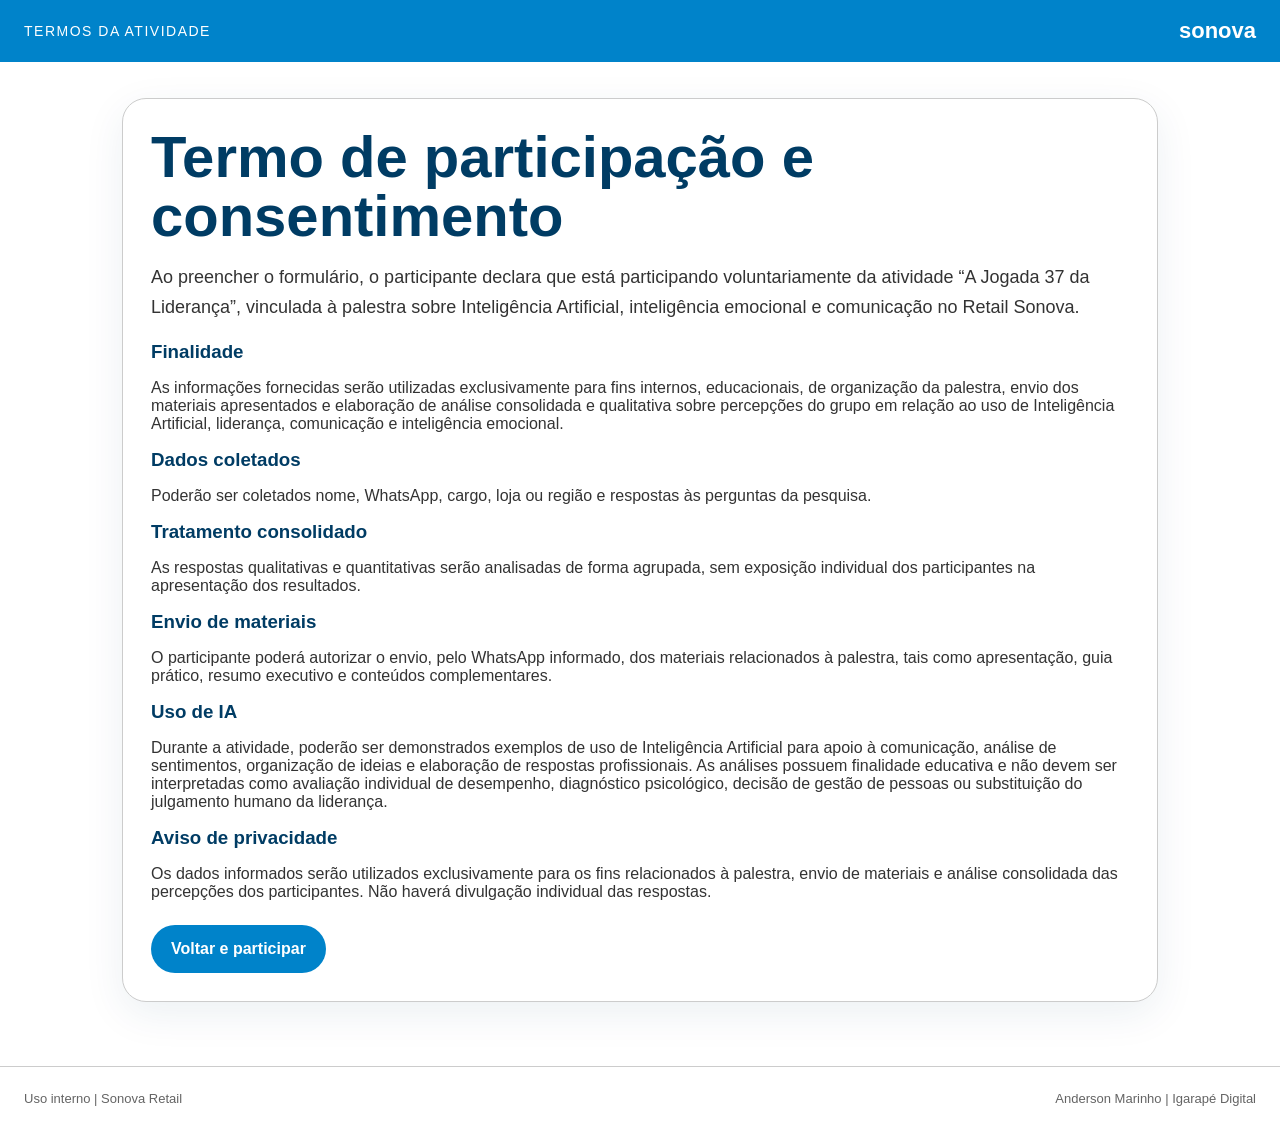
<file: termos.html>
<!DOCTYPE html><html lang="pt-BR"><head><meta charset="UTF-8"/><meta name="viewport" content="width=device-width, initial-scale=1.0"/><title>Termos | A Jogada 37</title><link rel="stylesheet" href="style.css"/></head><body><header class="header"><div class="brand-left">Termos da atividade</div><div class="brand-right">sonova</div></header><main class="container"><div class="form-card"><h1>Termo de participação e consentimento</h1><p class="lead">Ao preencher o formulário, o participante declara que está participando voluntariamente da atividade “A Jogada 37 da Liderança”, vinculada à palestra sobre Inteligência Artificial, inteligência emocional e comunicação no Retail Sonova.</p><h3>Finalidade</h3><p>As informações fornecidas serão utilizadas exclusivamente para fins internos, educacionais, de organização da palestra, envio dos materiais apresentados e elaboração de análise consolidada e qualitativa sobre percepções do grupo em relação ao uso de Inteligência Artificial, liderança, comunicação e inteligência emocional.</p><h3>Dados coletados</h3><p>Poderão ser coletados nome, WhatsApp, cargo, loja ou região e respostas às perguntas da pesquisa.</p><h3>Tratamento consolidado</h3><p>As respostas qualitativas e quantitativas serão analisadas de forma agrupada, sem exposição individual dos participantes na apresentação dos resultados.</p><h3>Envio de materiais</h3><p>O participante poderá autorizar o envio, pelo WhatsApp informado, dos materiais relacionados à palestra, tais como apresentação, guia prático, resumo executivo e conteúdos complementares.</p><h3>Uso de IA</h3><p>Durante a atividade, poderão ser demonstrados exemplos de uso de Inteligência Artificial para apoio à comunicação, análise de sentimentos, organização de ideias e elaboração de respostas profissionais. As análises possuem finalidade educativa e não devem ser interpretadas como avaliação individual de desempenho, diagnóstico psicológico, decisão de gestão de pessoas ou substituição do julgamento humano da liderança.</p><h3>Aviso de privacidade</h3><p>Os dados informados serão utilizados exclusivamente para os fins relacionados à palestra, envio de materiais e análise consolidada das percepções dos participantes. Não haverá divulgação individual das respostas.</p><div class="button-row"><a class="btn" href="index.html#formulario">Voltar e participar</a></div></div></main><footer class="footer"><span>Uso interno | Sonova Retail</span><span>Anderson Marinho | Igarapé Digital</span></footer></body></html>
</file>
<file: style.css>
:root {
  --sonova-blue:#0083CA;
  --sonova-navy:#003C64;
  --sonova-light-blue:#6EB4DC;
  --text:#333333;
  --muted:#646464;
  --border:#CCCCCC;
  --soft:#F2F2F2;
  --black:#050505;
  --danger:#B00020;
}
*{box-sizing:border-box}
body{margin:0;font-family:Arial,Helvetica,sans-serif;background:#fff;color:var(--text)}
.header{background:var(--sonova-blue);color:#fff;padding:18px 24px;display:flex;justify-content:space-between;align-items:center}
.brand-left{font-size:14px;letter-spacing:1.5px;text-transform:uppercase}
.brand-right{font-size:22px;font-weight:700}
.container{max-width:1080px;margin:0 auto;padding:36px 22px 64px}
.hero{display:grid;grid-template-columns:1.15fr .85fr;gap:32px;align-items:center;min-height:calc(100vh - 76px)}
.hero-card,.form-card,.card{border:1px solid var(--border);border-radius:24px;background:#fff;box-shadow:0 12px 40px rgba(0,60,100,.08)}
.hero-card{padding:34px}.form-card{padding:28px}.card{padding:22px}
.eyebrow{color:var(--sonova-blue);font-weight:700;text-transform:uppercase;letter-spacing:1.5px;font-size:13px;margin-bottom:12px}
h1{color:var(--sonova-navy);font-size:clamp(34px,5vw,58px);line-height:1.02;margin:0 0 16px}
h2{color:var(--sonova-navy);font-size:clamp(26px,3vw,38px);margin:0 0 16px}
h3{color:var(--sonova-navy);margin:0 0 12px}
.subtitle{color:var(--muted);font-size:20px;line-height:1.45;margin:0 0 28px}
.lead{font-size:18px;line-height:1.65}
.callout{background:var(--soft);border-left:6px solid var(--sonova-blue);border-radius:18px;padding:18px 20px;margin:24px 0}
.button-row{display:flex;flex-wrap:wrap;gap:14px;margin-top:24px}
.btn{border:0;background:var(--sonova-blue);color:#fff;padding:14px 20px;border-radius:999px;cursor:pointer;font-weight:700;font-size:16px;text-decoration:none;display:inline-flex;align-items:center;justify-content:center;min-height:48px}
.btn.secondary{background:#fff;color:var(--sonova-blue);border:1px solid var(--sonova-blue)}
.btn.dark{background:var(--sonova-navy)}.btn.danger{background:var(--danger)}
.form-section{margin-bottom:28px;padding-bottom:24px;border-bottom:1px solid var(--border)}
.form-section:last-child{border-bottom:0}
label{display:block;font-weight:700;color:var(--sonova-navy);margin-bottom:8px}
input,select,textarea{width:100%;border:1px solid var(--border);border-radius:14px;padding:14px;font-size:16px;outline:none;background:#fff;color:var(--text)}
textarea{min-height:110px;resize:vertical}.field{margin-bottom:18px}
.grid-2{display:grid;grid-template-columns:repeat(2,minmax(0,1fr));gap:18px}
.options{display:grid;grid-template-columns:repeat(2,minmax(0,1fr));gap:12px;margin-top:10px}
.option{border:1px solid var(--border);border-radius:16px;padding:13px 14px;cursor:pointer;background:#fff;display:flex;gap:10px;align-items:flex-start}
.option input{width:auto;margin-top:2px}.option:hover{border-color:var(--sonova-blue);background:rgba(0,131,202,.05)}
.checkbox-line{display:flex;gap:10px;align-items:flex-start;margin-bottom:12px}.checkbox-line input{width:auto;margin-top:3px}
.small{font-size:13px;color:var(--muted);line-height:1.5}
.error{display:none;background:#fff2f2;color:var(--danger);border:1px solid #f2b8b5;border-radius:14px;padding:12px 14px;margin:14px 0;font-weight:700}
.footer{padding:24px;border-top:1px solid var(--border);color:var(--muted);font-size:13px;display:flex;justify-content:space-between;gap:16px}
.live-body{background:var(--black);color:#fff;min-height:100vh;overflow:hidden}
.live-wrap{min-height:100vh;padding:42px;display:grid;grid-template-columns:1fr .9fr;gap:42px;align-items:center}
.live-kicker{color:var(--sonova-light-blue);text-transform:uppercase;letter-spacing:2.5px;font-weight:700;margin-bottom:18px}
.live-title{color:#fff;font-size:clamp(46px,6vw,86px);line-height:.98;margin:0 0 22px}
.live-subtitle{color:#d9d9d9;font-size:clamp(20px,2.3vw,32px);line-height:1.35;max-width:880px}
.timer{font-size:clamp(56px,8vw,120px);font-weight:800;color:#fff;letter-spacing:2px;margin:26px 0 16px}
.live-stats{display:grid;grid-template-columns:repeat(2,minmax(0,1fr));gap:16px;margin-top:28px;max-width:760px}
.stat{border:1px solid rgba(255,255,255,.25);background:rgba(255,255,255,.06);border-radius:22px;padding:22px}
.stat-number{font-size:48px;font-weight:800;color:var(--sonova-light-blue)}
.stat-label{color:#d9d9d9;font-size:15px;margin-top:6px}
.qr-panel{background:#fff;border-radius:28px;padding:28px;text-align:center;box-shadow:0 0 60px rgba(110,180,220,.22)}
.qr-panel img{width:100%;max-width:520px;display:block;margin:0 auto}
.qr-text{color:var(--sonova-navy);font-size:28px;font-weight:800;margin-top:18px}
.qr-small{color:var(--muted);font-size:15px;margin-top:8px}
.pulse{animation:pulseGlow 1.8s infinite ease-in-out}
@keyframes pulseGlow{0%{text-shadow:0 0 0 rgba(110,180,220,0)}50%{text-shadow:0 0 28px rgba(110,180,220,.8)}100%{text-shadow:0 0 0 rgba(110,180,220,0)}}
.cards{display:grid;grid-template-columns:repeat(3,minmax(0,1fr));gap:18px;margin:28px 0}
.card-value{color:var(--sonova-blue);font-size:34px;font-weight:800;margin:4px 0;word-break:break-word}
.card-label{color:var(--muted);font-size:14px}
.chart-row{display:grid;grid-template-columns:1fr;gap:20px;margin-top:20px}
.bar-item{margin:12px 0}.bar-label{display:flex;justify-content:space-between;gap:16px;font-size:14px;margin-bottom:6px}
.bar-track{width:100%;height:16px;border-radius:999px;background:var(--soft);overflow:hidden}.bar-fill{height:100%;border-radius:999px;background:var(--sonova-blue);width:0}
.table-wrap{overflow-x:auto;border:1px solid var(--border);border-radius:18px;margin-top:18px}table{width:100%;border-collapse:collapse;font-size:14px}
th,td{border-bottom:1px solid var(--border);padding:12px;text-align:left;vertical-align:top}th{color:var(--sonova-navy);background:var(--soft)}
.admin-toolbar{display:flex;flex-wrap:wrap;gap:12px;margin:18px 0}.password-box{max-width:520px;margin:60px auto}
@media(max-width:900px){.hero,.live-wrap,.grid-2{grid-template-columns:1fr}.options,.cards,.live-stats{grid-template-columns:1fr}.live-body{overflow:auto}.live-wrap{padding:24px}.footer{flex-direction:column}}
</file>
<file: slides.css>
/* ============================================================
   Slides HTML | A Jogada 37 da Liderança
   Anderson Marinho | Igarapé Digital
   ============================================================ */

:root {
  --sonova-blue: #0083CA;
  --sonova-navy: #003C64;
  --sonova-teal: #005A64;
  --sonova-light-blue: #6EB4DC;
  --sonova-wine: #7D0041;
  --sonova-brown: #8C321E;
  --text: #333333;
  --muted: #646464;
  --border: #CCCCCC;
  --soft: #F2F2F2;
  --white: #FFFFFF;
  --black: #050505;
}

* {
  box-sizing: border-box;
}

html,
body {
  margin: 0;
  height: 100%;
  overflow: hidden;
  font-family: Arial, Helvetica, sans-serif;
  background: #050505;
  color: var(--text);
}

.deck {
  width: 100vw;
  height: 100vh;
  position: relative;
}

.slide {
  display: none;
  width: 100vw;
  height: 100vh;
  background: var(--white);
  padding: 58px 72px 78px;
  position: absolute;
  inset: 0;
  overflow: hidden;
}

.slide.active {
  display: block;
}

.slide::after {
  content: "";
  position: absolute;
  right: -160px;
  bottom: -160px;
  width: 420px;
  height: 420px;
  border-radius: 999px;
  background: rgba(0, 131, 202, 0.08);
  z-index: 0;
}

.slide > * {
  position: relative;
  z-index: 1;
}

.cover {
  background: var(--sonova-blue);
  color: var(--white);
  padding: 0;
}

.cover::after {
  background: rgba(255, 255, 255, 0.12);
  width: 520px;
  height: 520px;
}

.sonova-bar {
  height: 78px;
  padding: 0 72px;
  display: flex;
  align-items: center;
  justify-content: space-between;
  color: var(--white);
}

.bar-label {
  text-transform: uppercase;
  letter-spacing: 2px;
  font-size: 13px;
  opacity: 0.94;
}

.brand {
  font-size: 30px;
  font-weight: 800;
  letter-spacing: 0.5px;
}

.cover-content {
  padding: 80px 72px 40px;
}

.eyebrow {
  color: var(--sonova-blue);
  font-weight: 800;
  text-transform: uppercase;
  letter-spacing: 2px;
  font-size: 13px;
  margin-bottom: 16px;
}

.cover .eyebrow,
.dark .eyebrow {
  color: var(--sonova-light-blue);
}

h1,
h2,
h3,
p {
  margin-top: 0;
}

h1 {
  color: var(--white);
  font-size: clamp(56px, 8vw, 104px);
  line-height: 0.95;
  margin-bottom: 22px;
  max-width: 1100px;
}

h2 {
  color: var(--sonova-navy);
  font-size: clamp(42px, 5vw, 72px);
  line-height: 1.02;
  margin-bottom: 28px;
  max-width: 1120px;
}

h3 {
  color: var(--sonova-navy);
  font-size: 26px;
  margin-bottom: 12px;
}

.cover h2,
.dark h2 {
  color: var(--white);
}

.subtitle {
  font-size: 30px;
  color: rgba(255, 255, 255, 0.92);
  margin-bottom: 48px;
}

.cover-grid {
  display: grid;
  grid-template-columns: 1.1fr 0.55fr;
  gap: 28px;
  align-items: stretch;
  max-width: 1180px;
}

.quote-card,
.mini-card {
  border: 1px solid rgba(255, 255, 255, 0.36);
  border-radius: 28px;
  padding: 30px;
  background: rgba(255, 255, 255, 0.10);
  backdrop-filter: blur(8px);
}

.quote-card p {
  font-size: 32px;
  line-height: 1.25;
  margin: 0;
}

.mini-card {
  display: flex;
  flex-direction: column;
  justify-content: center;
}

.mini-number {
  font-size: 96px;
  font-weight: 900;
  line-height: 1;
}

.mini-label {
  font-size: 22px;
  line-height: 1.3;
}

footer {
  position: absolute;
  left: 72px;
  right: 72px;
  bottom: 28px;
  display: flex;
  justify-content: space-between;
  font-size: 14px;
  opacity: 0.85;
}

.topline {
  height: 36px;
  display: flex;
  justify-content: space-between;
  align-items: center;
  color: var(--sonova-blue);
  font-size: 14px;
  text-transform: uppercase;
  letter-spacing: 1.8px;
  margin-bottom: 42px;
}

.topline strong {
  color: var(--sonova-navy);
}

.content {
  height: calc(100vh - 210px);
  display: flex;
  flex-direction: column;
  justify-content: center;
}

.two-cols {
  display: grid;
  grid-template-columns: 1.05fr 0.95fr;
  gap: 46px;
  align-items: center;
}

.center {
  align-items: center;
  text-align: center;
}

.body-text {
  font-size: 28px;
  line-height: 1.45;
  color: var(--text);
  max-width: 1040px;
}

.big-text {
  font-size: clamp(34px, 4.5vw, 62px);
  line-height: 1.15;
  color: var(--white);
  max-width: 1120px;
}

.accent {
  color: var(--sonova-light-blue);
  font-weight: 800;
}

.dark {
  background: #050505;
  color: var(--white);
}

.dark::after {
  background: rgba(110, 180, 220, 0.14);
}

.dark h2,
.dark .body-text,
.dark .note {
  color: var(--white);
}

.note {
  font-size: 20px;
  color: #d9d9d9;
  margin-top: 30px;
}

.highlight-box,
.number-panel,
.contrast-list {
  border: 1px solid var(--border);
  border-radius: 28px;
  background: var(--soft);
  padding: 34px;
}

.highlight-box p,
.highlight-box li,
.number-panel p,
.contrast-list p {
  font-size: 24px;
  line-height: 1.4;
}

.highlight-box ul {
  padding-left: 24px;
  margin-bottom: 0;
}

.huge-number {
  display: block;
  font-size: 180px;
  line-height: 0.85;
  color: var(--sonova-blue);
  font-weight: 900;
  margin-bottom: 28px;
}

.cards.three {
  display: grid;
  grid-template-columns: repeat(3, 1fr);
  gap: 26px;
  margin-top: 28px;
}

.card {
  border: 1px solid var(--border);
  border-radius: 26px;
  padding: 28px;
  background: var(--soft);
}

.card p {
  font-size: 23px;
  line-height: 1.38;
}

.closing-line {
  margin-top: 34px;
  padding: 22px 28px;
  border-left: 8px solid var(--sonova-blue);
  background: var(--soft);
  border-radius: 20px;
  color: var(--sonova-navy);
  font-size: 34px;
  font-weight: 800;
}

.contrast-list {
  display: grid;
  gap: 26px;
}

.tag {
  display: inline-flex;
  padding: 10px 16px;
  border-radius: 999px;
  color: #fff;
  font-weight: 800;
  margin-bottom: 14px;
  font-size: 18px;
}

.tag.yes {
  background: var(--sonova-blue);
}

.tag.no {
  background: var(--sonova-wine);
}

.pillar-grid {
  display: grid;
  grid-template-columns: repeat(4, 1fr);
  gap: 22px;
  margin-top: 26px;
}

.pillar {
  min-height: 360px;
  border: 1px solid var(--border);
  border-radius: 28px;
  padding: 28px;
  background: var(--soft);
  display: flex;
  flex-direction: column;
  justify-content: space-between;
}

.pillar span {
  color: var(--sonova-blue);
  font-size: 24px;
  font-weight: 900;
}

.pillar h3 {
  font-size: 34px;
}

.pillar p {
  font-size: 22px;
  line-height: 1.35;
}

.compare {
  display: grid;
  grid-template-columns: 0.9fr 0.9fr 1.2fr;
  gap: 22px;
  margin-top: 20px;
}

.message {
  border-radius: 26px;
  padding: 28px;
  border: 1px solid var(--border);
  min-height: 360px;
}

.message p {
  font-size: 24px;
  line-height: 1.4;
}

.message.bad {
  background: #FFF2F2;
}

.message.neutral {
  background: #F6F6F6;
}

.message.good {
  background: #EEF9FF;
  border-color: var(--sonova-light-blue);
}

.prompt {
  background: #050505;
  color: #FFFFFF;
  border-radius: 28px;
  padding: 34px;
  font-size: clamp(19px, 2.2vw, 30px);
  line-height: 1.35;
  white-space: pre-wrap;
  max-height: 62vh;
  overflow: auto;
  box-shadow: 0 18px 50px rgba(0, 0, 0, 0.22);
}

.prompt code {
  font-family: Consolas, Monaco, "Courier New", monospace;
}

.filter-grid {
  display: grid;
  grid-template-columns: repeat(4, 1fr);
  gap: 22px;
  margin-top: 36px;
}

.filter-item {
  border: 1px solid var(--border);
  border-radius: 28px;
  padding: 28px;
  background: var(--soft);
  min-height: 320px;
}

.filter-item span {
  width: 72px;
  height: 72px;
  display: inline-flex;
  align-items: center;
  justify-content: center;
  background: var(--sonova-blue);
  color: #fff;
  border-radius: 22px;
  font-size: 36px;
  font-weight: 900;
  margin-bottom: 28px;
}

.filter-item p {
  font-size: 22px;
  line-height: 1.35;
}

.slide-link {
  display: inline-flex;
  margin-top: 24px;
  padding: 14px 22px;
  background: var(--sonova-blue);
  color: #fff;
  border-radius: 999px;
  text-decoration: none;
  font-weight: 800;
}

.closing h2 {
  max-width: 1180px;
}

.closing-stack {
  display: grid;
  grid-template-columns: repeat(2, 1fr);
  gap: 18px;
  margin-top: 34px;
}

.closing-stack div {
  padding: 22px;
  border-radius: 22px;
  background: var(--soft);
  color: var(--sonova-navy);
  font-size: 26px;
  font-weight: 800;
}

.final-footer {
  position: static;
  margin-top: 42px;
  color: var(--muted);
  font-size: 20px;
}

.fake-buttons {
  margin-top: 28px;
}

.fake-buttons a {
  color: #ffffff;
  text-decoration: none;
  border: 1px solid rgba(255,255,255,0.4);
  border-radius: 999px;
  padding: 16px 24px;
  margin: 8px;
  display: inline-flex;
  font-weight: 800;
}

.slide-nav {
  position: fixed;
  left: 50%;
  bottom: 18px;
  transform: translateX(-50%);
  z-index: 20;
  display: flex;
  align-items: center;
  gap: 14px;
  background: rgba(5, 5, 5, 0.62);
  backdrop-filter: blur(10px);
  border: 1px solid rgba(255,255,255,0.18);
  border-radius: 999px;
  padding: 10px 12px;
}

.slide-nav button {
  border: 0;
  border-radius: 999px;
  padding: 10px 16px;
  background: var(--sonova-blue);
  color: #fff;
  font-weight: 800;
  cursor: pointer;
}

.slide-nav button:disabled {
  opacity: 0.4;
  cursor: not-allowed;
}

#slideCounter {
  color: #fff;
  font-weight: 800;
  min-width: 70px;
  text-align: center;
}

@media (max-width: 980px) {
  .slide {
    padding: 42px 32px 78px;
    overflow: auto;
  }

  .content {
    height: auto;
    min-height: calc(100vh - 180px);
  }

  .two-cols,
  .cards.three,
  .pillar-grid,
  .compare,
  .filter-grid,
  .closing-stack {
    grid-template-columns: 1fr;
  }

  .pillar,
  .filter-item,
  .message {
    min-height: auto;
  }

  footer {
    left: 32px;
    right: 32px;
  }
}


/* ============================================================
   SLIDE FINAL - OUTLOOK REALISTA
   A Jogada 37 da Liderança
   Anderson Marinho | Igarapé Digital
   ============================================================ */

.outlook-real {
  padding: 34px 44px 70px !important;
  background: #F5F6F8 !important;
  overflow: hidden !important;
}

.outlook-real::after {
  display: none !important;
}

.outlook-topline {
  margin-bottom: 18px !important;
  height: 28px !important;
}

.outlook-real-content {
  height: calc(100vh - 132px) !important;
  min-height: 0 !important;
  justify-content: flex-start !important;
  overflow: hidden !important;
}

.outlook-headline {
  display: flex !important;
  align-items: flex-start !important;
  justify-content: space-between !important;
  gap: 22px !important;
  margin-bottom: 14px !important;
}

.outlook-headline .eyebrow {
  margin-bottom: 6px !important;
}

.outlook-headline h2 {
  font-size: clamp(32px, 3.7vw, 52px) !important;
  line-height: 1.02 !important;
  margin-bottom: 0 !important;
  color: var(--sonova-navy) !important;
  max-width: 980px !important;
}

.outlook-claude-link {
  margin-top: 6px !important;
  white-space: nowrap !important;
  box-shadow: 0 10px 26px rgba(0, 131, 202, 0.18) !important;
}

.outlook-window {
  height: 520px !important;
  max-height: 520px !important;
  min-height: 520px !important;
  border: 1px solid #D0D7DE !important;
  border-radius: 18px !important;
  overflow: hidden !important;
  background: #ffffff !important;
  box-shadow: 0 24px 60px rgba(0, 60, 100, 0.18) !important;
}

.outlook-appbar {
  height: 50px !important;
  background: #0078D4 !important;
  color: #ffffff !important;
  display: grid !important;
  grid-template-columns: 180px 1fr 190px !important;
  align-items: center !important;
  gap: 16px !important;
  padding: 0 18px !important;
}

.outlook-app-name {
  font-size: 23px !important;
  font-weight: 900 !important;
  letter-spacing: 0.2px !important;
}

.outlook-search {
  height: 32px !important;
  border-radius: 6px !important;
  background: rgba(255, 255, 255, 0.96) !important;
  color: #4A4A4A !important;
  display: flex !important;
  align-items: center !important;
  padding: 0 14px !important;
  font-size: 13px !important;
}

.outlook-account {
  font-size: 13px !important;
  text-align: right !important;
  opacity: 0.96 !important;
  font-weight: 700 !important;
}

.outlook-commandbar {
  height: 44px !important;
  display: flex !important;
  align-items: center !important;
  gap: 8px !important;
  padding: 0 14px !important;
  background: #FFFFFF !important;
  border-bottom: 1px solid #E1E4E8 !important;
}

.outlook-commandbar button,
.reading-actions button {
  border: 1px solid #D0D7DE !important;
  background: #FFFFFF !important;
  color: #1F2328 !important;
  border-radius: 6px !important;
  padding: 7px 10px !important;
  font-size: 12px !important;
  font-weight: 700 !important;
}

.outlook-commandbar button:first-child {
  background: #0078D4 !important;
  color: #FFFFFF !important;
  border-color: #0078D4 !important;
}

.outlook-grid {
  display: grid !important;
  grid-template-columns: 70px 210px 315px 1fr !important;
  height: 426px !important;
  min-height: 426px !important;
}

.outlook-rail {
  background: #F3F2F1 !important;
  border-right: 1px solid #E1E4E8 !important;
  padding: 12px 8px !important;
}

.rail-item {
  height: 42px !important;
  border-radius: 8px !important;
  margin-bottom: 8px !important;
  display: flex !important;
  align-items: center !important;
  justify-content: center !important;
  color: #323130 !important;
  font-size: 12px !important;
  font-weight: 800 !important;
}

.rail-item.active {
  background: #E5F1FB !important;
  color: #0078D4 !important;
}

.outlook-folders {
  background: #FAFAFA !important;
  border-right: 1px solid #E1E4E8 !important;
  padding: 16px 12px !important;
}

.folder-heading {
  color: #605E5C !important;
  text-transform: uppercase !important;
  letter-spacing: 1px !important;
  font-size: 11px !important;
  font-weight: 900 !important;
  margin-bottom: 12px !important;
}

.folder-row {
  display: flex !important;
  justify-content: space-between !important;
  align-items: center !important;
  padding: 9px 10px !important;
  border-radius: 8px !important;
  color: #323130 !important;
  font-size: 13px !important;
  margin-bottom: 4px !important;
}

.folder-row.active {
  background: #DDEEFF !important;
  color: #004578 !important;
  font-weight: 900 !important;
}

.folder-row strong {
  font-size: 12px !important;
  color: #0078D4 !important;
}

.outlook-inbox {
  background: #FFFFFF !important;
  border-right: 1px solid #E1E4E8 !important;
  padding: 14px 12px !important;
  overflow: hidden !important;
}

.inbox-title-row {
  display: flex !important;
  justify-content: space-between !important;
  align-items: center !important;
  margin-bottom: 12px !important;
  color: #323130 !important;
  font-size: 14px !important;
}

.inbox-title-row span {
  color: #0078D4 !important;
  font-size: 12px !important;
  font-weight: 800 !important;
}

.inbox-card {
  position: relative !important;
  border: 1px solid #E1E4E8 !important;
  border-radius: 8px !important;
  background: #FFFFFF !important;
  padding: 12px !important;
  margin-bottom: 10px !important;
  min-height: 104px !important;
}

.inbox-card.active {
  border-left: 5px solid #0078D4 !important;
  background: #F3F9FE !important;
  box-shadow: 0 8px 18px rgba(0, 120, 212, 0.10) !important;
}

.mail-from {
  color: #201F1E !important;
  font-size: 14px !important;
  font-weight: 900 !important;
  margin-bottom: 4px !important;
}

.mail-subject {
  color: #323130 !important;
  font-size: 13px !important;
  font-weight: 800 !important;
  margin-bottom: 5px !important;
}

.mail-preview {
  color: #605E5C !important;
  font-size: 12px !important;
  line-height: 1.28 !important;
  padding-right: 8px !important;
}

.mail-time {
  position: absolute !important;
  right: 10px !important;
  top: 10px !important;
  color: #605E5C !important;
  font-size: 10px !important;
  font-weight: 700 !important;
}

.outlook-reading-pane {
  background: #FFFFFF !important;
  padding: 18px 22px !important;
  overflow: hidden !important;
}

.reading-header {
  display: flex !important;
  align-items: flex-start !important;
  justify-content: space-between !important;
  gap: 18px !important;
  border-bottom: 1px solid #E1E4E8 !important;
  padding-bottom: 14px !important;
  margin-bottom: 14px !important;
}

.reading-subject {
  color: #201F1E !important;
  font-size: 25px !important;
  line-height: 1.08 !important;
  font-weight: 900 !important;
  margin-bottom: 8px !important;
}

.reading-meta {
  color: #605E5C !important;
  font-size: 12px !important;
  line-height: 1.35 !important;
}

.reading-actions {
  display: flex !important;
  gap: 8px !important;
  white-space: nowrap !important;
}

.reading-body {
  color: #323130 !important;
  font-size: 15px !important;
  line-height: 1.32 !important;
  max-height: 205px !important;
  overflow: hidden !important;
}

.reading-body p {
  margin-bottom: 9px !important;
}

.reply-draft {
  margin-top: 12px !important;
  border: 1px solid #C7E0F4 !important;
  border-left: 6px solid #0078D4 !important;
  border-radius: 10px !important;
  background: #F3F9FE !important;
  padding: 12px 14px !important;
}

.reply-title {
  color: #004578 !important;
  font-size: 13px !important;
  font-weight: 900 !important;
  text-transform: uppercase !important;
  letter-spacing: 0.8px !important;
  margin-bottom: 6px !important;
}

.reply-draft p {
  color: #323130 !important;
  font-size: 13px !important;
  line-height: 1.32 !important;
  margin: 0 !important;
}

.outlook-bottom-grid {
  display: grid !important;
  grid-template-columns: 0.95fr 1.05fr !important;
  gap: 14px !important;
  align-items: stretch !important;
  margin-top: 12px !important;
}

.outlook-final-call {
  border-left: 6px solid var(--sonova-blue) !important;
  background: #FFFFFF !important;
  border-radius: 14px !important;
  padding: 14px 16px !important;
  color: var(--sonova-navy) !important;
  font-size: 16px !important;
  line-height: 1.35 !important;
  border-top: 1px solid #E1E4E8 !important;
  border-right: 1px solid #E1E4E8 !important;
  border-bottom: 1px solid #E1E4E8 !important;
}

.outlook-mini-prompt {
  margin: 0 !important;
  max-height: 118px !important;
  min-height: 118px !important;
  overflow: hidden !important;
  border-radius: 14px !important;
  padding: 14px 16px !important;
  font-size: 13px !important;
  line-height: 1.22 !important;
  background: #050505 !important;
  color: #FFFFFF !important;
}

@media (max-width: 1100px) {
  .outlook-real {
    overflow: auto !important;
  }

  .outlook-real-content {
    height: auto !important;
    overflow: visible !important;
  }

  .outlook-window {
    height: auto !important;
    min-height: 0 !important;
    max-height: none !important;
  }

  .outlook-grid {
    grid-template-columns: 1fr !important;
    height: auto !important;
    min-height: 0 !important;
  }

  .outlook-appbar {
    grid-template-columns: 1fr !important;
    height: auto !important;
    padding: 12px !important;
  }

  .outlook-bottom-grid,
  .outlook-headline {
    grid-template-columns: 1fr !important;
    display: grid !important;
  }

  .outlook-mini-prompt {
    max-height: none !important;
    min-height: 0 !important;
  }
}
</file>
